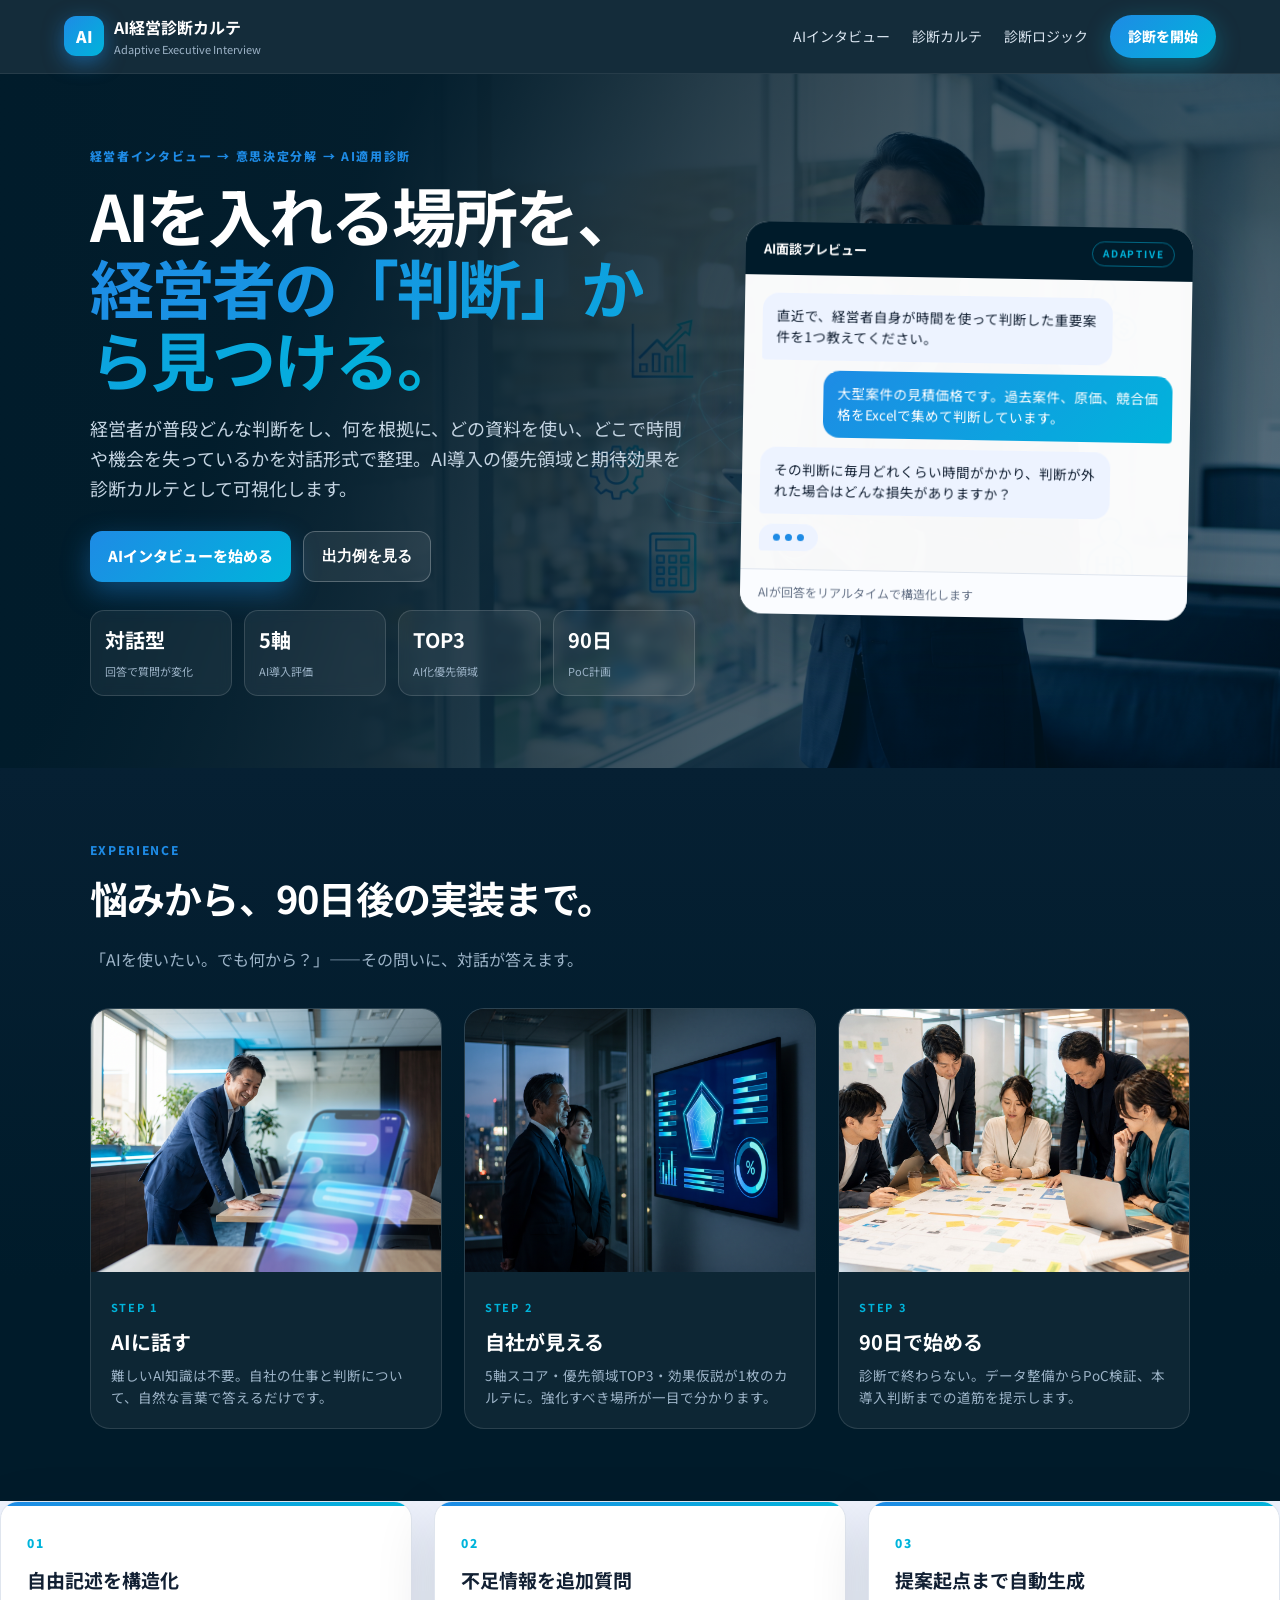
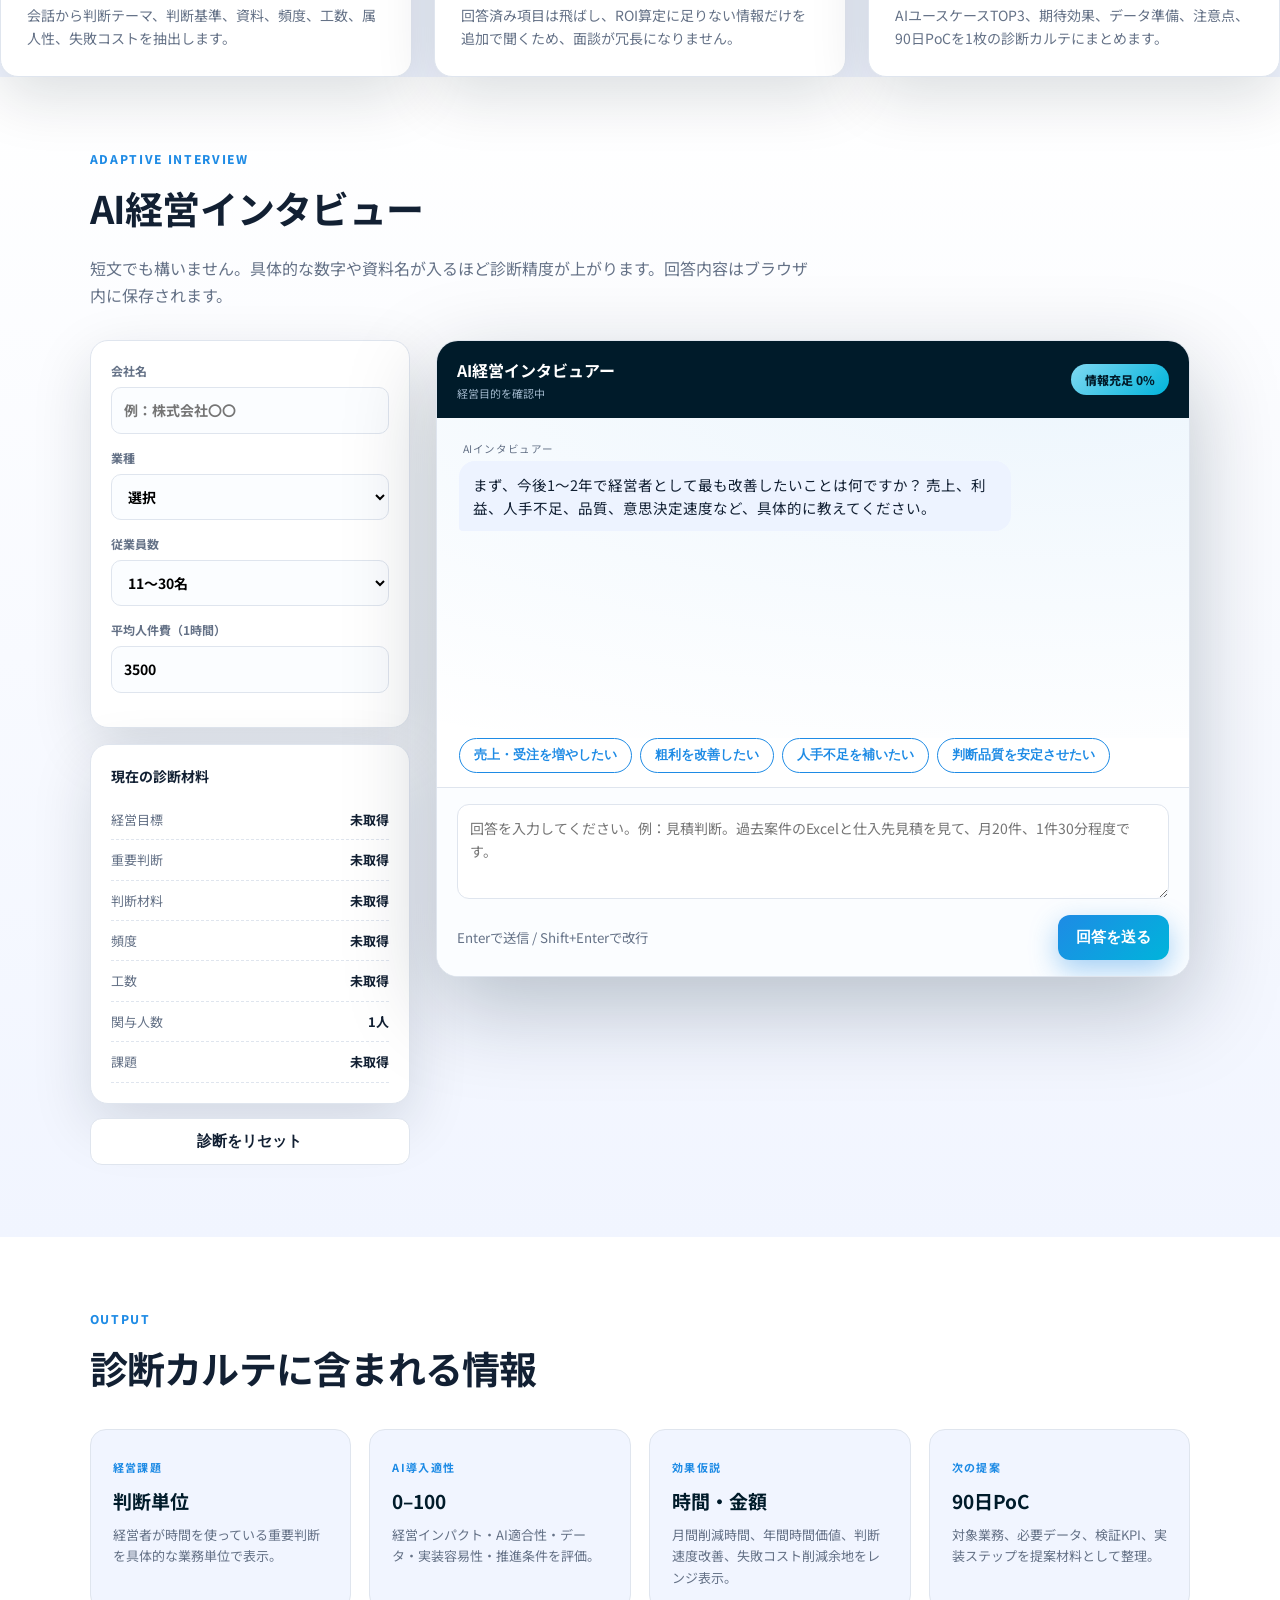
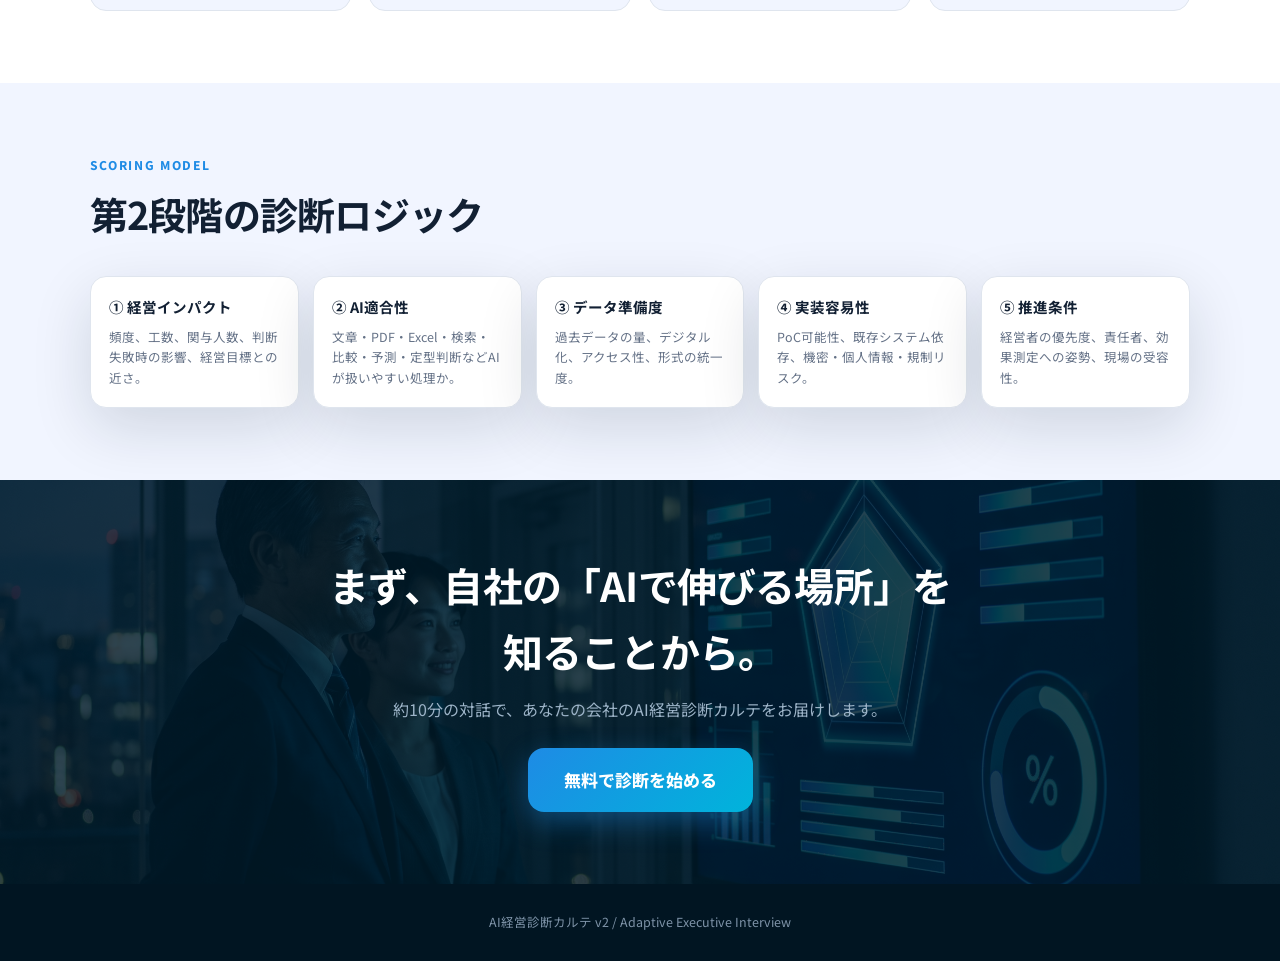
<file: index.html>
<!doctype html>
<html lang="ja">
<head>
  <meta charset="utf-8" />
  <meta name="viewport" content="width=device-width,initial-scale=1" />
  <title>AI経営診断カルテ | AIインタビュー型診断</title>
  <meta name="description" content="経営者への対話型インタビューから、AI導入優先領域・期待効果・90日PoCを自動生成する中小企業向けAI経営診断。" />
  <link rel="icon" href="favicon.svg" type="image/svg+xml" />
  <link rel="preconnect" href="https://fonts.googleapis.com" />
  <link rel="preconnect" href="https://fonts.gstatic.com" crossorigin />
  <link href="https://fonts.googleapis.com/css2?family=Noto+Sans+JP:wght@400;500;700;900&display=swap" rel="stylesheet" />
  <link rel="stylesheet" href="styles.css" />
</head>
<body>
<header class="site-header">
  <a class="brand" href="#top"><span class="brand-badge">AI</span><span><strong>AI経営診断カルテ</strong><small>Adaptive Executive Interview</small></span></a>
  <nav><a href="#interview">AIインタビュー</a><a href="#result">診断カルテ</a><a href="#logic">診断ロジック</a><a class="nav-cta" href="#interview">診断を開始</a></nav>
</header>
<main id="top">
  <section class="hero">
    <div class="hero-bg" aria-hidden="true"></div>
    <div class="hero-copy">
      <div class="eyebrow">経営者インタビュー → 意思決定分解 → AI適用診断</div>
      <h1>AIを入れる場所を、<br><span>経営者の「判断」から見つける。</span></h1>
      <p>経営者が普段どんな判断をし、何を根拠に、どの資料を使い、どこで時間や機会を失っているかを対話形式で整理。AI導入の優先領域と期待効果を診断カルテとして可視化します。</p>
      <div class="hero-actions"><a class="btn primary" href="#interview">AIインタビューを始める</a><button class="btn secondary ghost" data-scroll="#sample">出力例を見る</button></div>
      <div class="hero-stats"><div><strong>対話型</strong><span>回答で質問が変化</span></div><div><strong>5軸</strong><span>AI導入評価</span></div><div><strong>TOP3</strong><span>AI化優先領域</span></div><div><strong>90日</strong><span>PoC計画</span></div></div>
    </div>
    <div class="hero-card">
      <div class="hero-card-head"><span>AI面談プレビュー</span><b>ADAPTIVE</b></div>
      <div class="chat-preview">
        <div class="bubble ai">直近で、経営者自身が時間を使って判断した重要案件を1つ教えてください。</div>
        <div class="bubble user">大型案件の見積価格です。過去案件、原価、競合価格をExcelで集めて判断しています。</div>
        <div class="bubble ai">その判断に毎月どれくらい時間がかかり、判断が外れた場合はどんな損失がありますか？</div>
        <div class="typing"><i></i><i></i><i></i></div>
      </div>
      <div class="hero-card-foot">AIが回答をリアルタイムで構造化します</div>
    </div>
  </section>

  <section class="journey">
    <div class="section-title light"><div class="eyebrow">Experience</div><h2>悩みから、90日後の実装まで。</h2><p>「AIを使いたい。でも何から？」——その問いに、対話が答えます。</p></div>
    <div class="journey-grid">
      <article class="journey-card"><img src="assets/scene-interview.png" alt="AIインタビュー体験" loading="lazy"><div><b>STEP 1</b><h3>AIに話す</h3><p>難しいAI知識は不要。自社の仕事と判断について、自然な言葉で答えるだけです。</p></div></article>
      <article class="journey-card"><img src="assets/scene-result.png" alt="診断カルテの可視化" loading="lazy"><div><b>STEP 2</b><h3>自社が見える</h3><p>5軸スコア・優先領域TOP3・効果仮説が1枚のカルテに。強化すべき場所が一目で分かります。</p></div></article>
      <article class="journey-card"><img src="assets/scene-workshop-mapping.jpg" alt="90日PoCワークショップ" loading="lazy"><div><b>STEP 3</b><h3>90日で始める</h3><p>診断で終わらない。データ整備からPoC検証、本導入判断までの道筋を提示します。</p></div></article>
    </div>
  </section>

  <section class="value-grid">
    <article><span>01</span><h2>自由記述を構造化</h2><p>会話から判断テーマ、判断基準、資料、頻度、工数、属人性、失敗コストを抽出します。</p></article>
    <article><span>02</span><h2>不足情報を追加質問</h2><p>回答済み項目は飛ばし、ROI算定に足りない情報だけを追加で聞くため、面談が冗長になりません。</p></article>
    <article><span>03</span><h2>提案起点まで自動生成</h2><p>AIユースケースTOP3、期待効果、データ準備、注意点、90日PoCを1枚の診断カルテにまとめます。</p></article>
  </section>

  <section id="interview" class="interview-section">
    <div class="section-title"><div class="eyebrow">Adaptive interview</div><h2>AI経営インタビュー</h2><p>短文でも構いません。具体的な数字や資料名が入るほど診断精度が上がります。回答内容はブラウザ内に保存されます。</p></div>
    <div class="interview-layout">
      <aside>
        <div class="company-card">
          <label>会社名<input id="companyName" placeholder="例：株式会社〇〇"></label>
          <label>業種<select id="industry"><option value="">選択</option><option>製造</option><option>建設・不動産</option><option>卸売・小売</option><option>サービス</option><option>物流</option><option>宿泊・飲食</option><option>医療・介護</option><option>教育</option><option>IT・通信</option><option>その他</option></select></label>
          <label>従業員数<select id="employees"><option value="30">11〜30名</option><option value="10">1〜10名</option><option value="80">31〜100名</option><option value="200">101〜300名</option><option value="500">301名以上</option></select></label>
          <label>平均人件費（1時間）<input id="hourlyCost" type="number" min="1000" step="100" value="3500"></label>
        </div>
        <div class="signal-card"><h3>現在の診断材料</h3><div id="signalList"></div></div>
        <button class="btn secondary full" id="resetInterview">診断をリセット</button>
      </aside>
      <div class="chat-shell">
        <div class="chat-head"><div><strong>AI経営インタビュアー</strong><small id="phaseLabel">経営目的を確認中</small></div><span id="coverageBadge">情報充足 0%</span></div>
        <div id="chatLog" class="chat-log" aria-live="polite"></div>
        <div id="quickChoices" class="quick-choices"></div>
        <form id="chatForm" class="chat-form">
          <textarea id="chatInput" rows="3" placeholder="回答を入力してください。例：見積判断。過去案件のExcelと仕入先見積を見て、月20件、1件30分程度です。"></textarea>
          <div class="chat-actions"><small>Enterで送信 / Shift+Enterで改行</small><button class="btn primary" type="submit">回答を送る</button></div>
        </form>
      </div>
    </div>
  </section>

  <section id="readiness" class="readiness-section hidden">
    <div class="section-title"><div class="eyebrow">Implementation readiness</div><h2>導入条件を4項目だけ確認</h2><p>インタビュー結果に、実装可否を左右するデータ・責任者・PoC・リスク条件を加えます。</p></div>
    <div id="readinessRoot" class="readiness-grid"></div>
    <div class="center"><button id="generateBtn" class="btn primary big">AI経営診断カルテを生成</button></div>
  </section>

  <section id="result" class="result-section hidden">
    <div class="section-title"><div class="eyebrow">Diagnostic chart</div><h2>AI経営診断カルテ</h2><p>入力内容をもとにした導入仮説です。効果額はPoC前の推定レンジであり、保証値ではありません。</p></div>
    <div id="resultRoot"></div>
  </section>

  <section id="sample" class="sample-section">
    <div class="section-title"><div class="eyebrow">Output</div><h2>診断カルテに含まれる情報</h2></div>
    <div class="sample-grid"><article><b>経営課題</b><strong>判断単位</strong><p>経営者が時間を使っている重要判断を具体的な業務単位で表示。</p></article><article><b>AI導入適性</b><strong>0–100</strong><p>経営インパクト・AI適合性・データ・実装容易性・推進条件を評価。</p></article><article><b>効果仮説</b><strong>時間・金額</strong><p>月間削減時間、年間時間価値、判断速度改善、失敗コスト削減余地をレンジ表示。</p></article><article><b>次の提案</b><strong>90日PoC</strong><p>対象業務、必要データ、検証KPI、実装ステップを提案材料として整理。</p></article></div>
  </section>

  <section id="logic" class="logic-section">
    <div class="section-title"><div class="eyebrow">Scoring model</div><h2>第2段階の診断ロジック</h2></div>
    <div class="logic-grid"><article><h3>① 経営インパクト</h3><p>頻度、工数、関与人数、判断失敗時の影響、経営目標との近さ。</p></article><article><h3>② AI適合性</h3><p>文章・PDF・Excel・検索・比較・予測・定型判断などAIが扱いやすい処理か。</p></article><article><h3>③ データ準備度</h3><p>過去データの量、デジタル化、アクセス性、形式の統一度。</p></article><article><h3>④ 実装容易性</h3><p>PoC可能性、既存システム依存、機密・個人情報・規制リスク。</p></article><article><h3>⑤ 推進条件</h3><p>経営者の優先度、責任者、効果測定への姿勢、現場の受容性。</p></article></div>
  </section>

  <section class="cta-band">
    <div class="cta-band-inner">
      <h2>まず、自社の「AIで伸びる場所」を知ることから。</h2>
      <p>約10分の対話で、あなたの会社のAI経営診断カルテをお届けします。</p>
      <a class="btn primary big" href="#interview">無料で診断を始める</a>
    </div>
  </section>
</main>
<footer>AI経営診断カルテ v2 / Adaptive Executive Interview</footer>
<script src="script.js"></script>
</body>
</html>
</file>
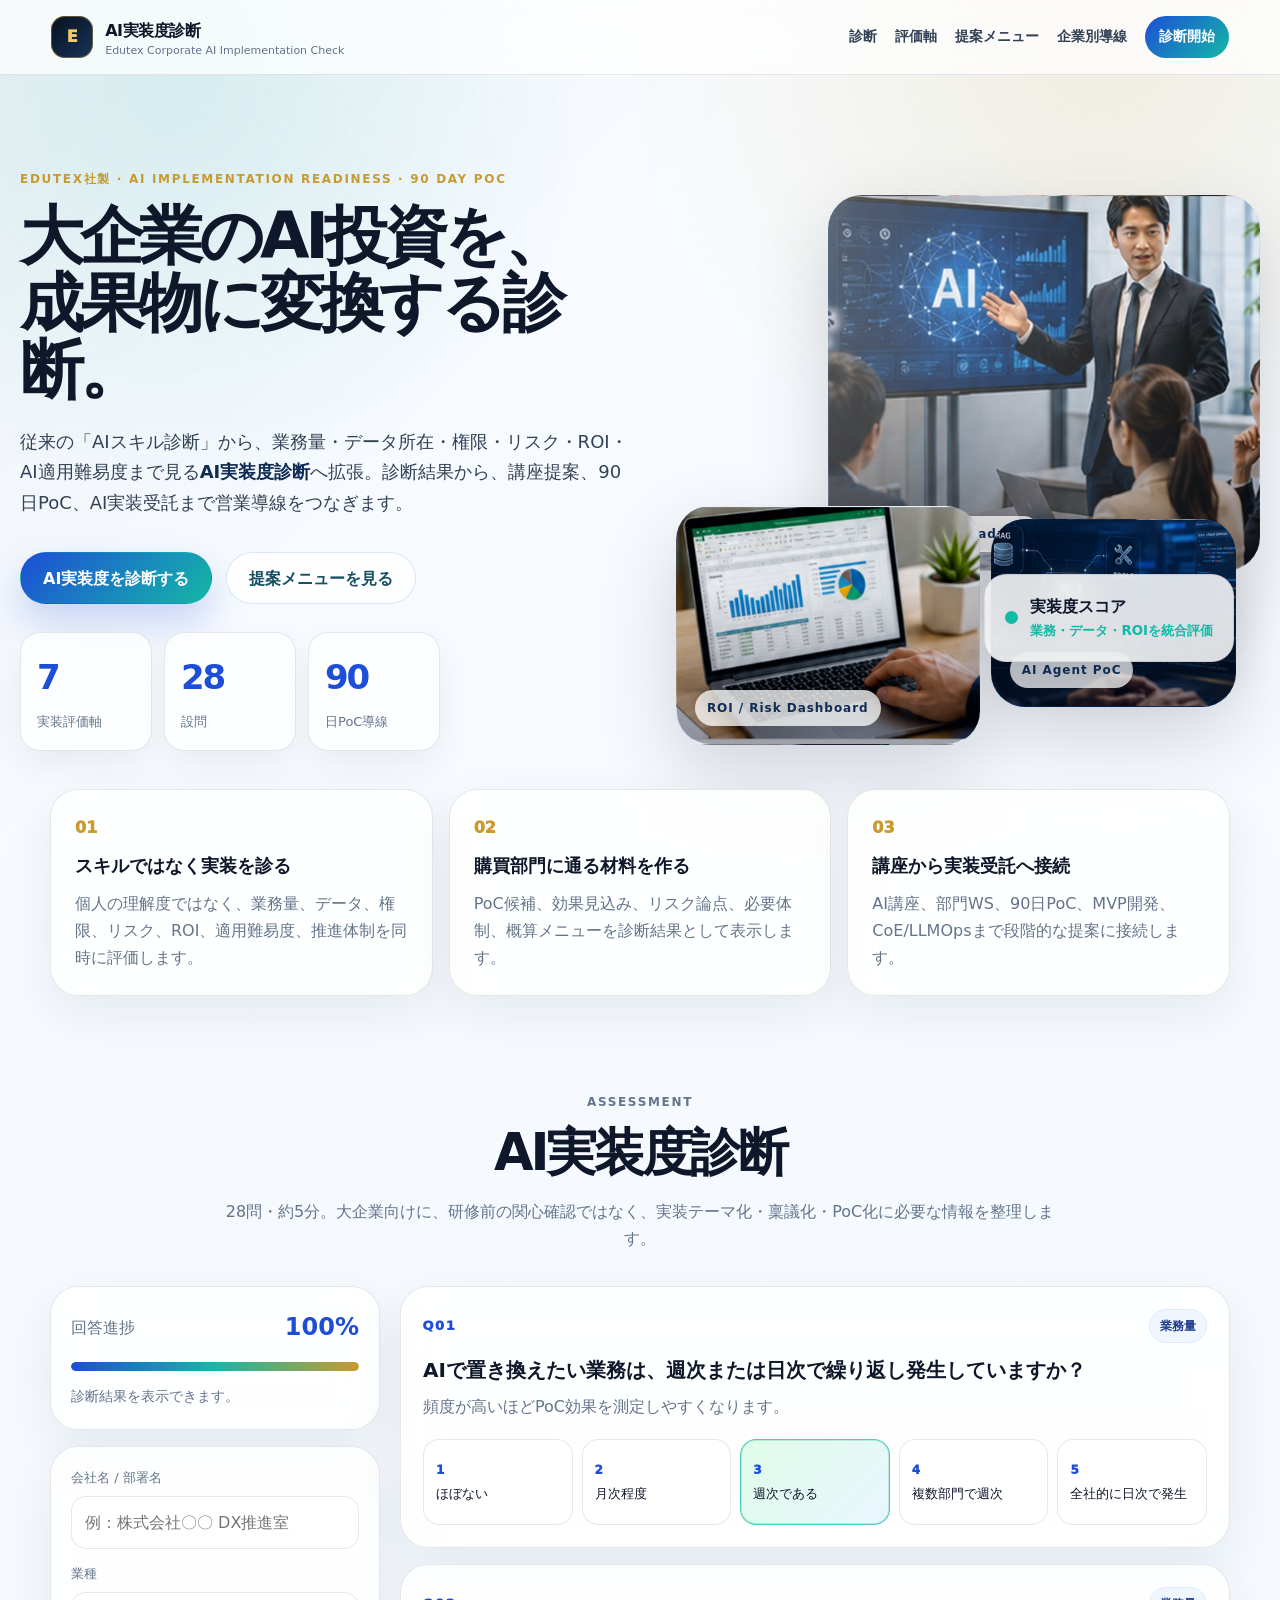
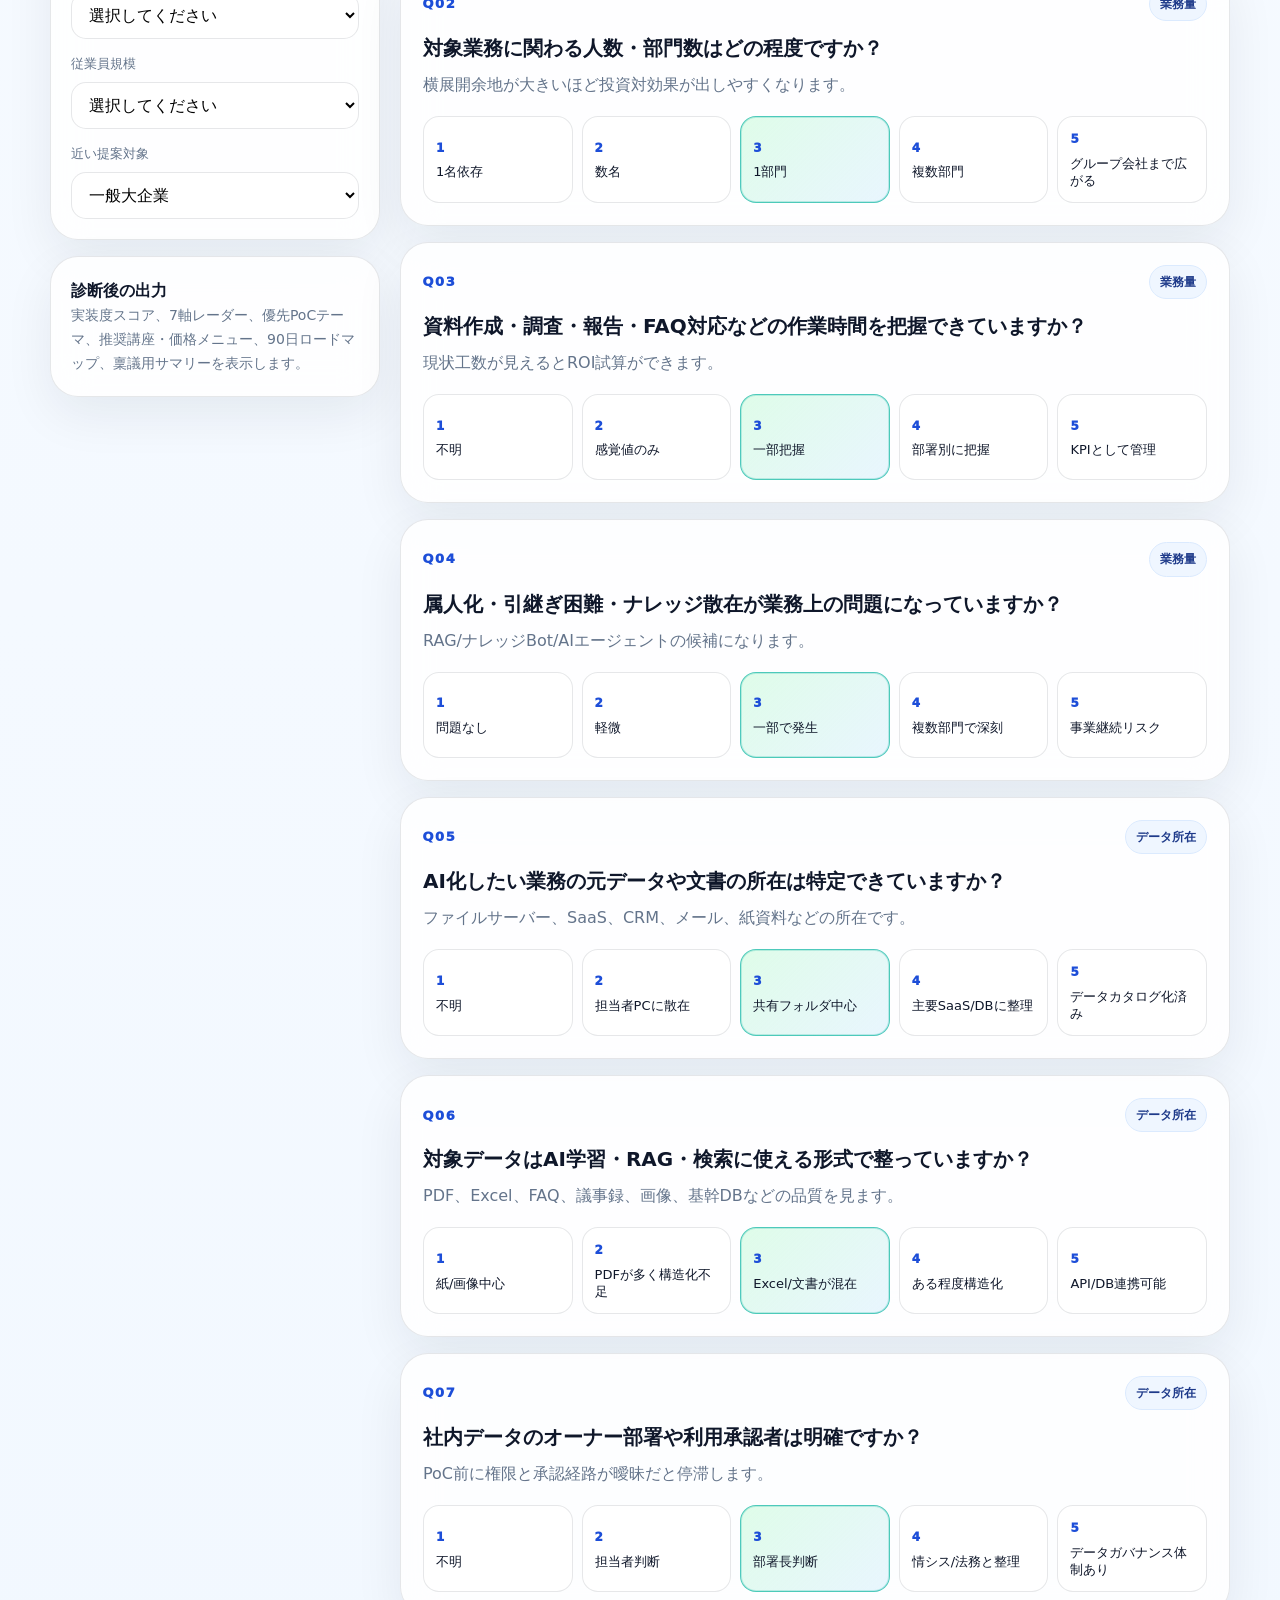
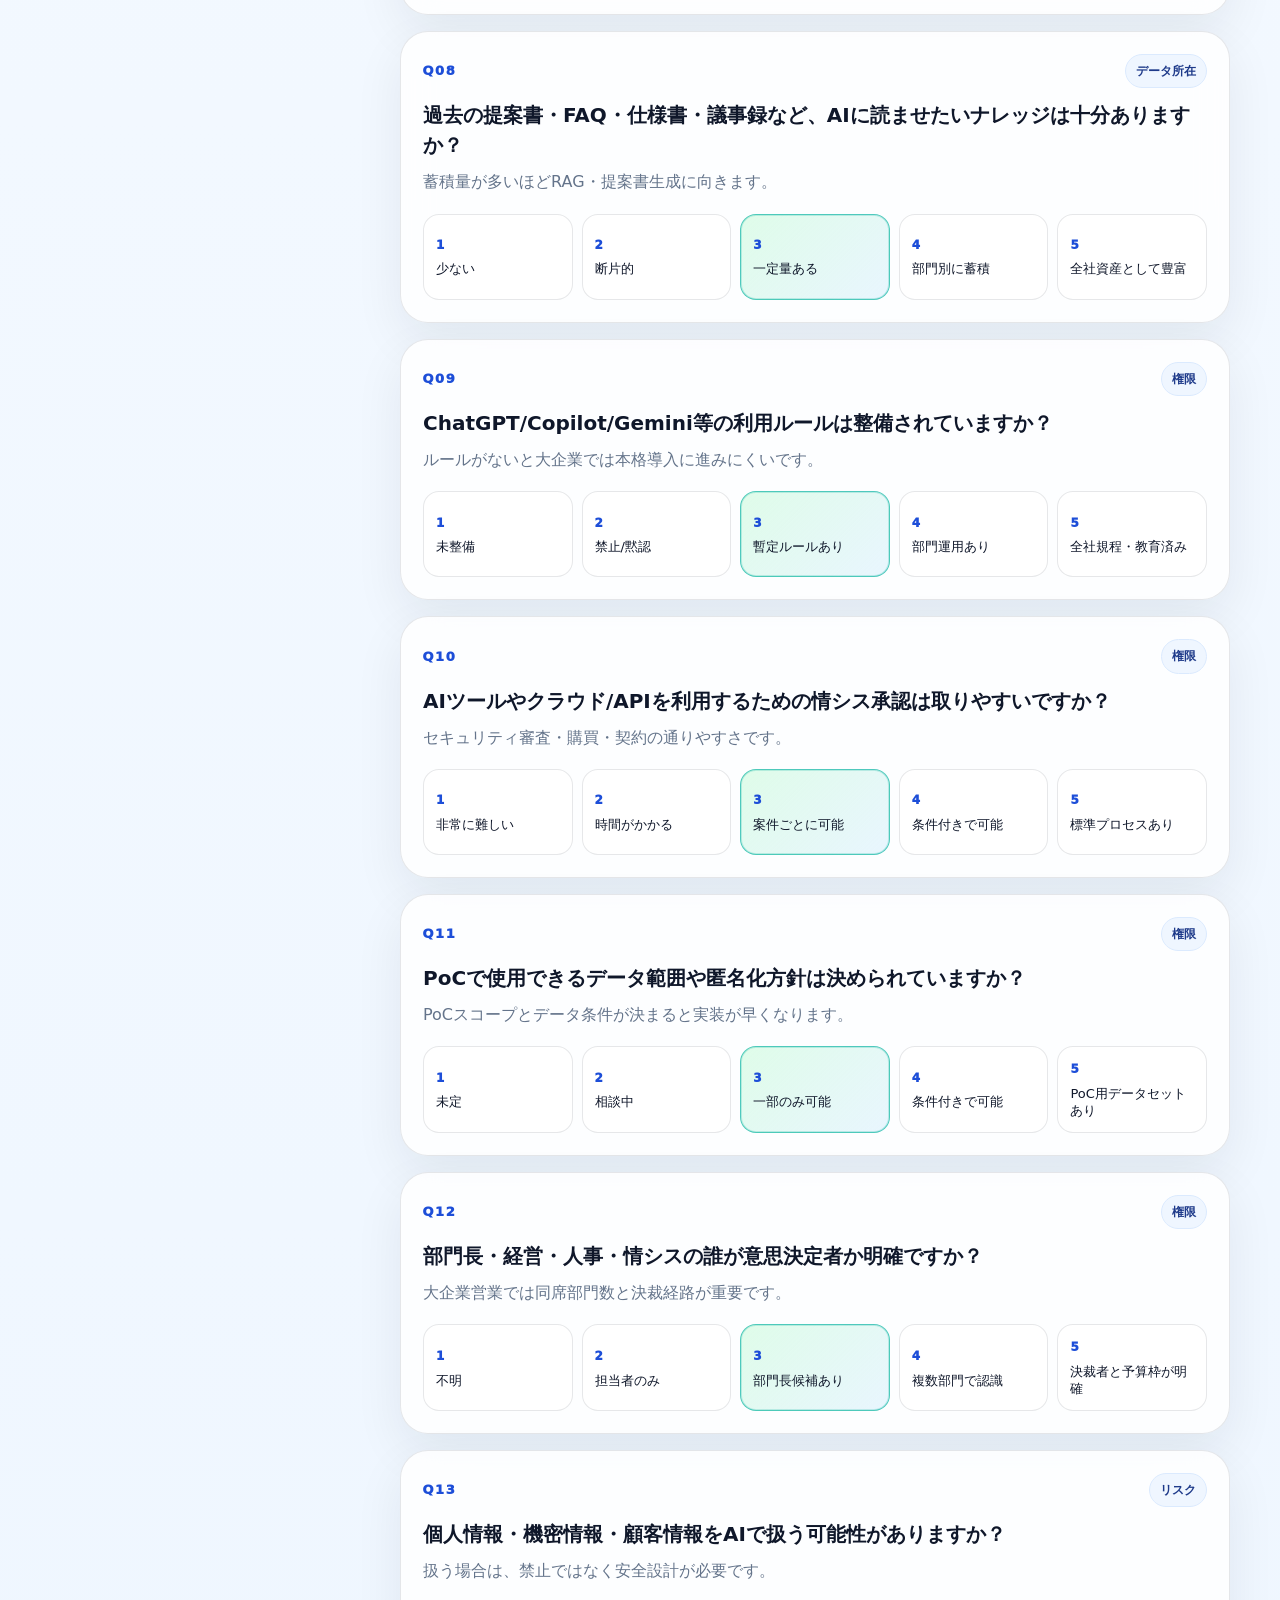
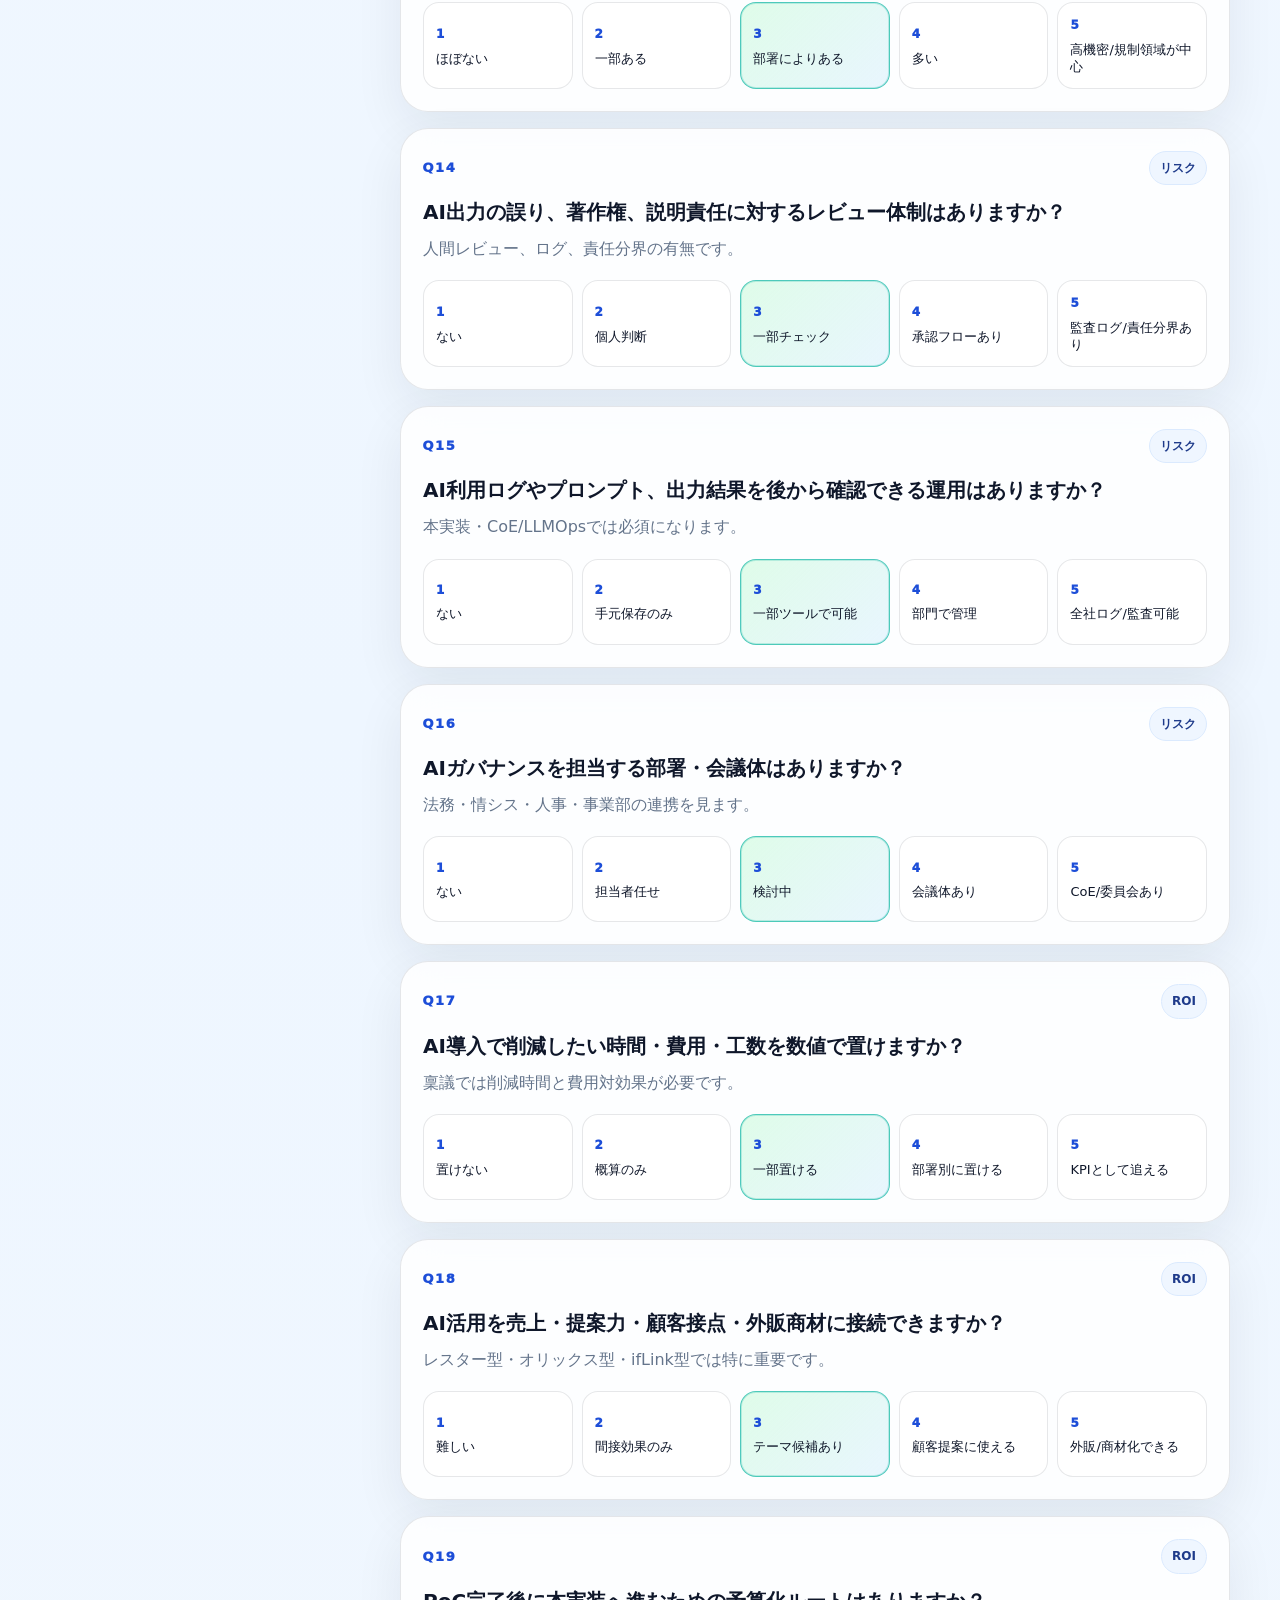
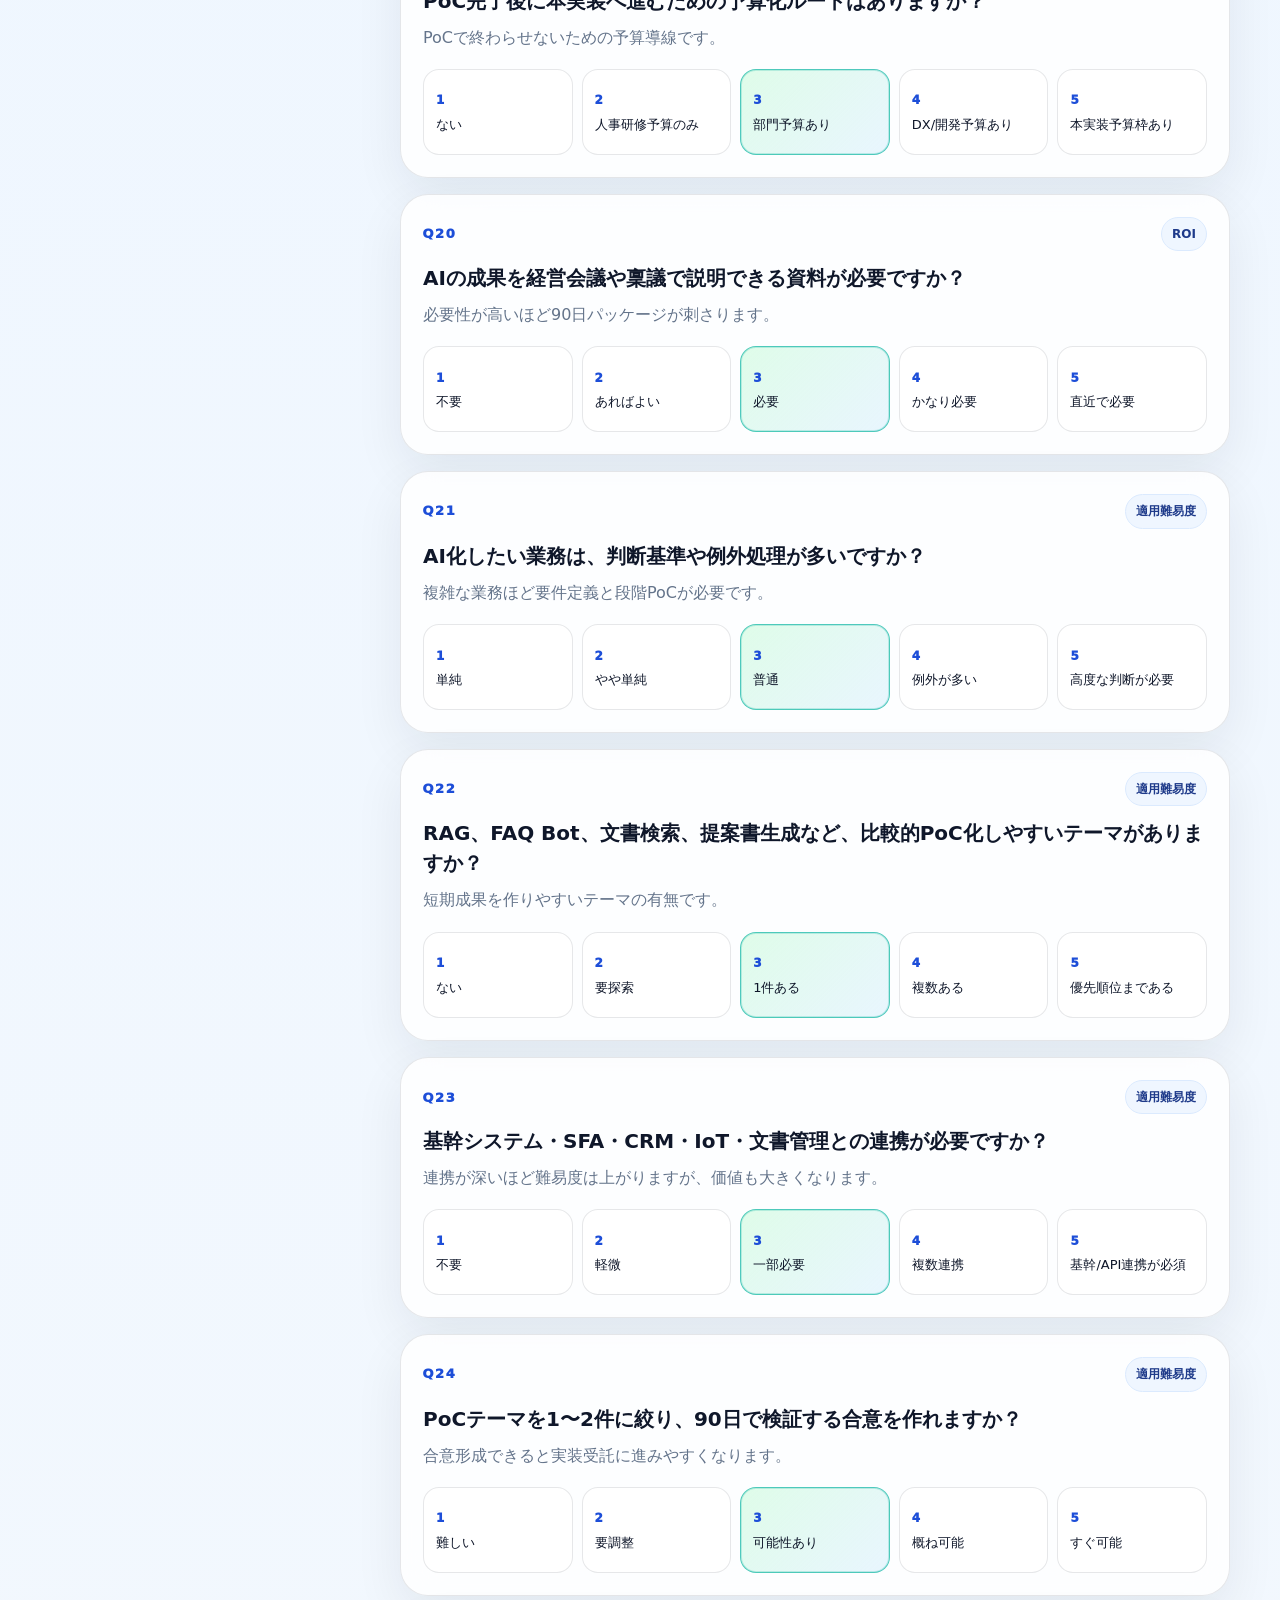
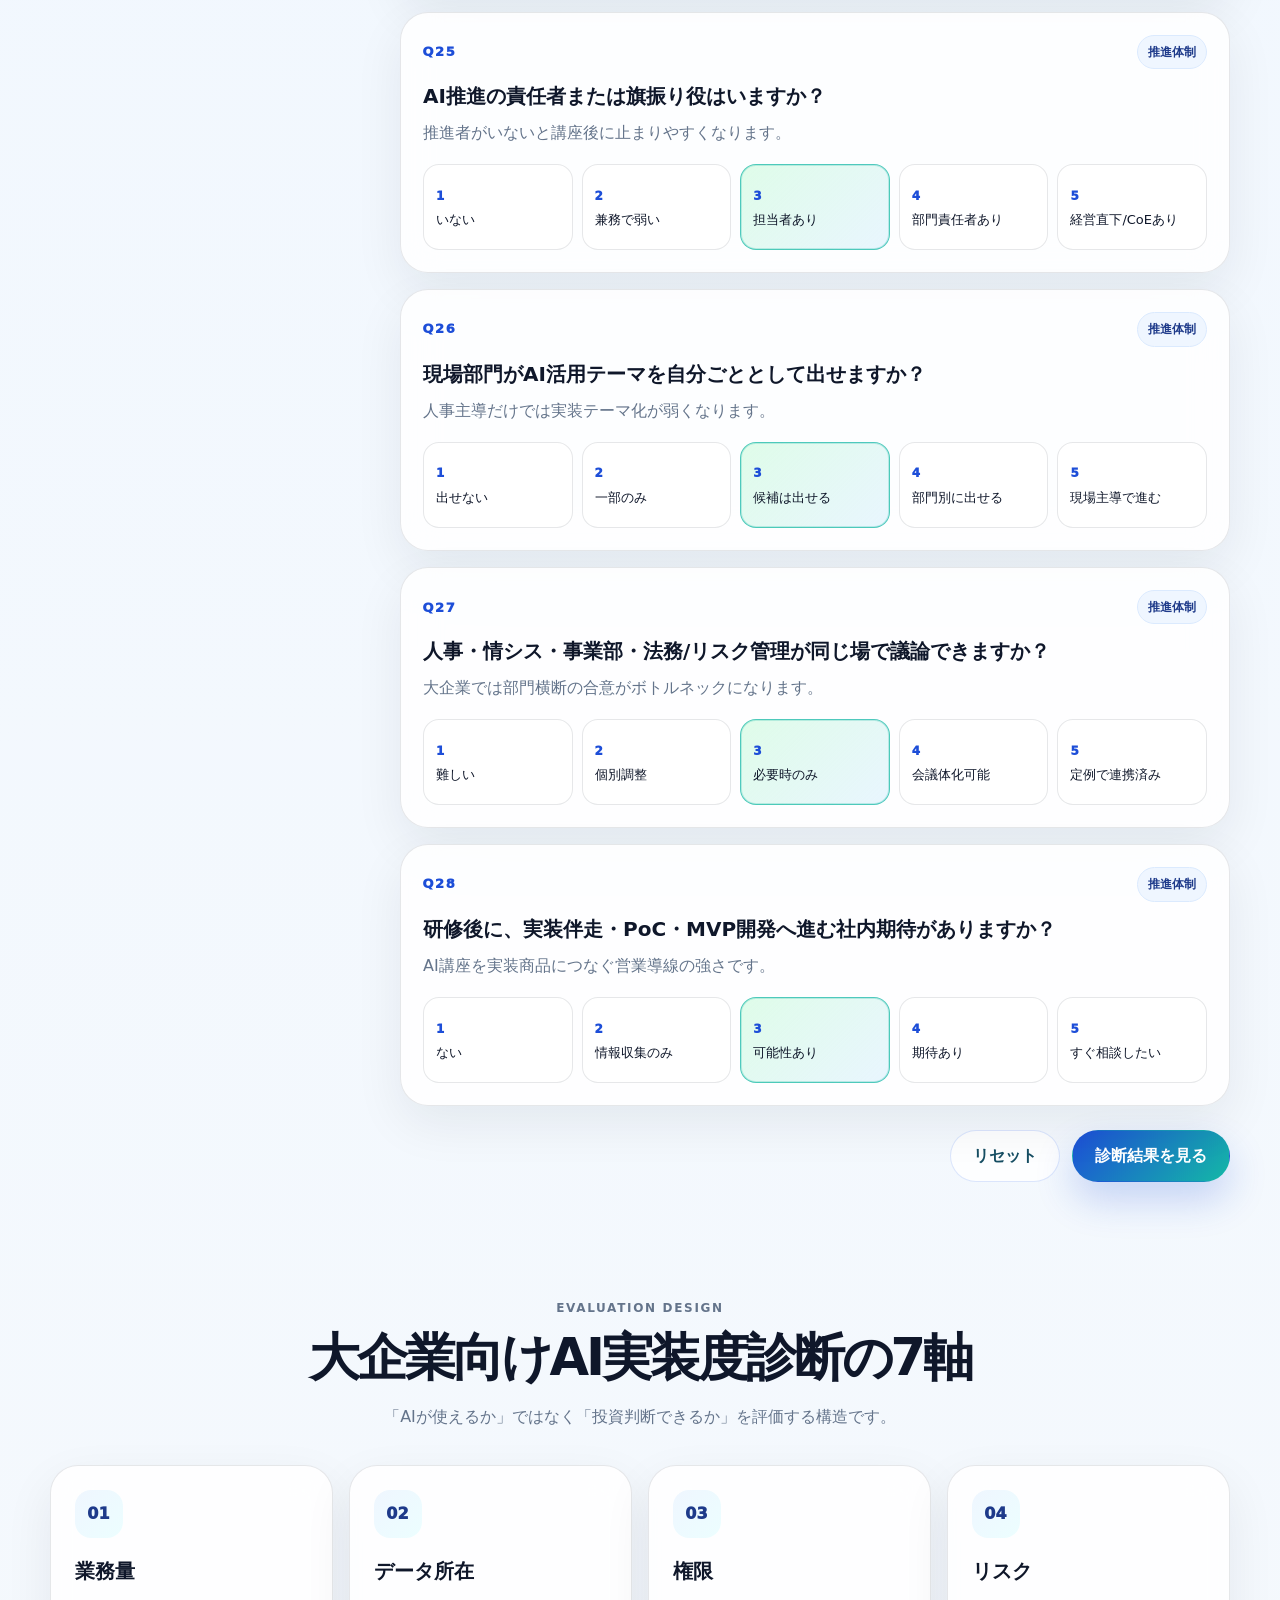
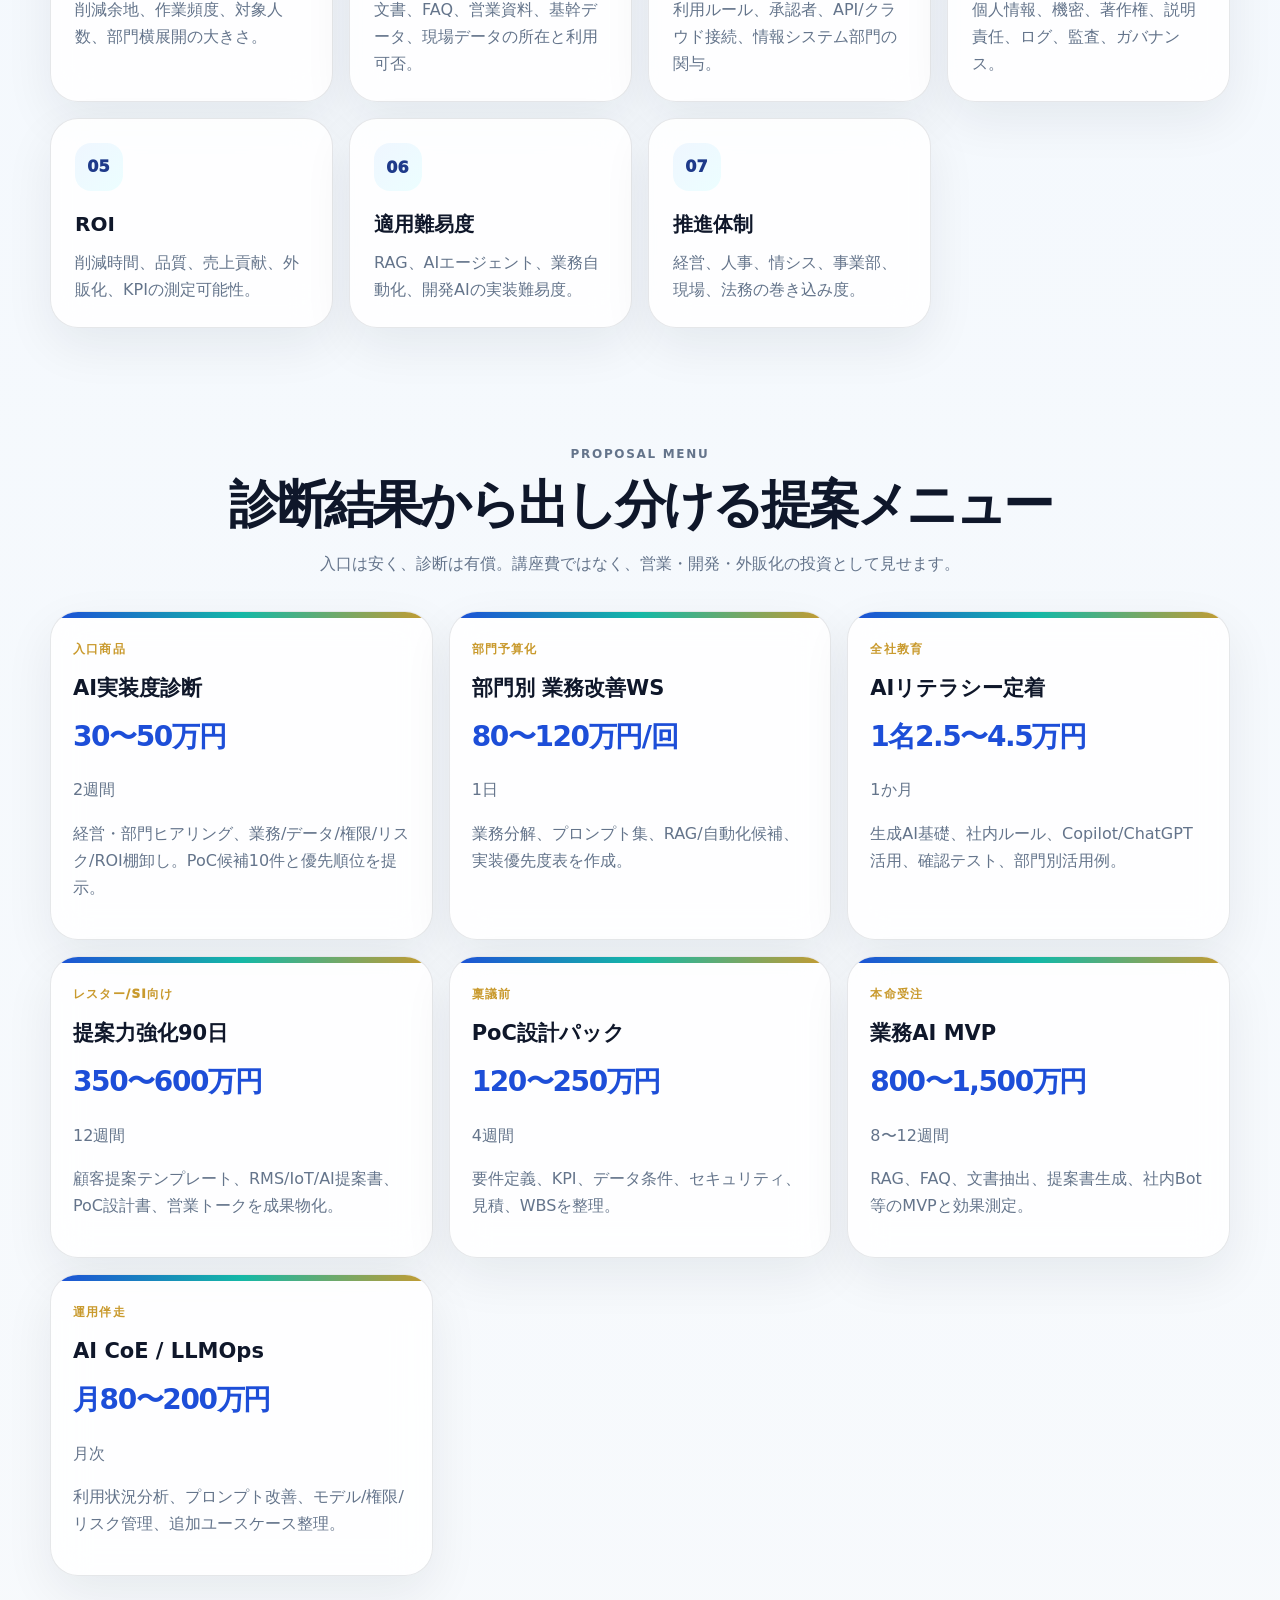
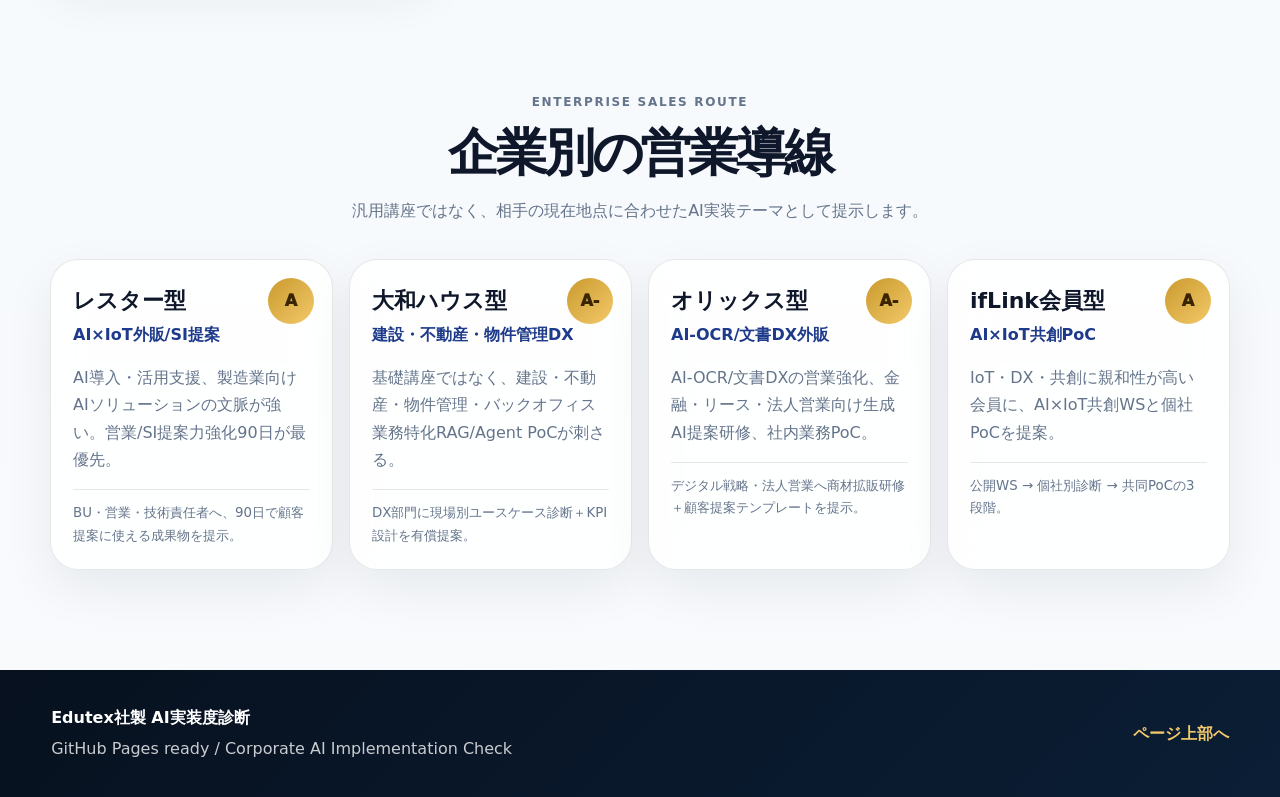
<file: ai-diagnostic-app-final-photo-refresh/index.html>
<!doctype html>
<html lang="ja">
<head>
  <meta charset="utf-8" />
  <meta name="viewport" content="width=device-width, initial-scale=1" />
  <title>AI実装度診断 | Edutex</title>
  <meta name="description" content="大企業向けに、業務量・データ所在・権限・リスク・ROI・AI適用難易度まで可視化するEdutex社製AI実装度診断アプリ。" />
  <meta property="og:title" content="AI実装度診断 | Edutex" />
  <meta property="og:description" content="研修前のスキル診断ではなく、業務・データ・権限・リスク・ROI・実装難易度を見て、90日PoCと講座提案へ接続します。" />
  <meta property="og:type" content="website" />
  <meta property="og:image" content="./assets/og-ai-readiness.jpg" />
  <link rel="stylesheet" href="./styles.css" />
</head>
<body>
  <div class="grain" aria-hidden="true"></div>
  <header class="site-header">
    <a class="brand" href="#top" aria-label="AI実装度診断トップへ">
      <span class="brand-mark">E</span>
      <span><strong>AI実装度診断</strong><small>Edutex Corporate AI Implementation Check</small></span>
    </a>
    <nav class="top-nav" aria-label="主要メニュー">
      <a href="#diagnosis">診断</a>
      <a href="#logic">評価軸</a>
      <a href="#packages">提案メニュー</a>
      <a href="#cases">企業別導線</a>
      <a class="nav-cta" href="#diagnosis">診断開始</a>
    </nav>
  </header>

  <main id="top">
    <section class="hero section-grid">
      <div class="hero-copy">
        <p class="eyebrow">Edutex社製 · AI Implementation Readiness · 90 Day PoC</p>
        <h1>大企業のAI投資を、<br />成果物に変換する診断。</h1>
        <p class="lead">従来の「AIスキル診断」から、業務量・データ所在・権限・リスク・ROI・AI適用難易度まで見る<strong>AI実装度診断</strong>へ拡張。診断結果から、講座提案、90日PoC、AI実装受託まで営業導線をつなぎます。</p>
        <div class="hero-actions">
          <a class="primary-btn" href="#diagnosis">AI実装度を診断する</a>
          <button class="ghost-btn" type="button" data-scroll-target="#packages">提案メニューを見る</button>
        </div>
        <div class="hero-metrics" aria-label="診断の特徴">
          <div><strong>7</strong><span>実装評価軸</span></div>
          <div><strong>28</strong><span>設問</span></div>
          <div><strong>90</strong><span>日PoC導線</span></div>
        </div>
      </div>
      <div class="hero-visual" aria-label="AI実装度診断のイメージ">
        <div class="photo-stack">
          <figure class="photo-card photo-hero"><figcaption>Executive AI Roadmap</figcaption></figure>
          <figure class="photo-card photo-dashboard"><figcaption>ROI / Risk Dashboard</figcaption></figure>
          <figure class="photo-card photo-office"><figcaption>AI Agent PoC</figcaption></figure>
        </div>
        <div class="floating-panel"><span class="pulse"></span><div><strong>実装度スコア</strong><small>業務・データ・ROIを統合評価</small></div></div>
      </div>
    </section>

    <section class="section stats-strip" aria-label="アプリの特徴">
      <article><span>01</span><h2>スキルではなく実装を診る</h2><p>個人の理解度ではなく、業務量、データ、権限、リスク、ROI、適用難易度、推進体制を同時に評価します。</p></article>
      <article><span>02</span><h2>購買部門に通る材料を作る</h2><p>PoC候補、効果見込み、リスク論点、必要体制、概算メニューを診断結果として表示します。</p></article>
      <article><span>03</span><h2>講座から実装受託へ接続</h2><p>AI講座、部門WS、90日PoC、MVP開発、CoE/LLMOpsまで段階的な提案に接続します。</p></article>
    </section>

    <section id="diagnosis" class="section diagnostic-shell">
      <div class="section-heading compact">
        <p class="eyebrow">Assessment</p>
        <h2>AI実装度診断</h2>
        <p>28問・約5分。大企業向けに、研修前の関心確認ではなく、実装テーマ化・稟議化・PoC化に必要な情報を整理します。</p>
      </div>
      <div class="app-layout">
        <aside class="diagnosis-sidebar" aria-label="診断進捗と企業情報">
          <div class="progress-card">
            <div class="progress-top"><span>回答進捗</span><strong id="progressText">0%</strong></div>
            <div class="progress-bar" aria-hidden="true"><span id="progressBar"></span></div>
            <p id="progressHint">会社情報を入力し、設問に回答してください。</p>
          </div>
          <div class="profile-card">
            <label for="companyName">会社名 / 部署名</label>
            <input id="companyName" placeholder="例：株式会社〇〇 DX推進室" autocomplete="organization" />
            <label for="industry">業種</label>
            <select id="industry">
              <option value="未選択">選択してください</option>
              <option>製造</option><option>建設・不動産</option><option>金融・保険</option><option>商社・卸売</option><option>小売・流通</option><option>IT・通信</option><option>教育・人材</option><option>自治体・公共</option><option>その他</option>
            </select>
            <label for="employeeSize">従業員規模</label>
            <select id="employeeSize"><option value="未選択">選択してください</option><option>300名未満</option><option>300〜1,000名</option><option>1,001〜5,000名</option><option>5,001〜10,000名</option><option>10,001名以上</option></select>
            <label for="targetCase">近い提案対象</label>
            <select id="targetCase"><option>一般大企業</option><option>レスター型：AI×IoT外販/SI提案</option><option>大和ハウス型：建設・不動産・物件管理DX</option><option>オリックス型：AI-OCR/文書DX外販</option><option>ifLink会員型：AI×IoT共創PoC</option></select>
          </div>
          <div class="sidebar-note"><strong>診断後の出力</strong><p>実装度スコア、7軸レーダー、優先PoCテーマ、推奨講座・価格メニュー、90日ロードマップ、稟議用サマリーを表示します。</p></div>
        </aside>
        <form id="assessmentForm" class="question-list" novalidate>
          <div id="questionsContainer"></div>
          <div class="form-actions">
            <button type="button" id="resetBtn" class="ghost-btn">リセット</button>
            <button type="submit" class="primary-btn">診断結果を見る</button>
          </div>
        </form>
      </div>
    </section>

    <section id="preview" class="section result-section hidden" aria-live="polite">
      <div class="section-heading compact"><p class="eyebrow">Result</p><h2>診断結果</h2><p>AI実装の現在地、優先テーマ、推奨提案、90日で作る成果物を表示します。</p></div>
      <div id="resultRoot"></div>
    </section>

    <section id="logic" class="section logic-section">
      <div class="section-heading"><p class="eyebrow">Evaluation Design</p><h2>大企業向けAI実装度診断の7軸</h2><p>「AIが使えるか」ではなく「投資判断できるか」を評価する構造です。</p></div>
      <div class="logic-grid seven-grid">
        <article><span class="logic-icon">01</span><h3>業務量</h3><p>削減余地、作業頻度、対象人数、部門横展開の大きさ。</p></article>
        <article><span class="logic-icon">02</span><h3>データ所在</h3><p>文書、FAQ、営業資料、基幹データ、現場データの所在と利用可否。</p></article>
        <article><span class="logic-icon">03</span><h3>権限</h3><p>利用ルール、承認者、API/クラウド接続、情報システム部門の関与。</p></article>
        <article><span class="logic-icon">04</span><h3>リスク</h3><p>個人情報、機密、著作権、説明責任、ログ、監査、ガバナンス。</p></article>
        <article><span class="logic-icon">05</span><h3>ROI</h3><p>削減時間、品質、売上貢献、外販化、KPIの測定可能性。</p></article>
        <article><span class="logic-icon">06</span><h3>適用難易度</h3><p>RAG、AIエージェント、業務自動化、開発AIの実装難易度。</p></article>
        <article><span class="logic-icon">07</span><h3>推進体制</h3><p>経営、人事、情シス、事業部、現場、法務の巻き込み度。</p></article>
      </div>
    </section>

    <section id="packages" class="section packages-section">
      <div class="section-heading"><p class="eyebrow">Proposal Menu</p><h2>診断結果から出し分ける提案メニュー</h2><p>入口は安く、診断は有償。講座費ではなく、営業・開発・外販化の投資として見せます。</p></div>
      <div class="package-grid" id="packageGrid"></div>
    </section>

    <section id="cases" class="section cases-section">
      <div class="section-heading"><p class="eyebrow">Enterprise Sales Route</p><h2>企業別の営業導線</h2><p>汎用講座ではなく、相手の現在地点に合わせたAI実装テーマとして提示します。</p></div>
      <div class="case-grid" id="caseGrid"></div>
    </section>
  </main>

  <footer class="site-footer"><div><strong>Edutex社製 AI実装度診断</strong><p>GitHub Pages ready / Corporate AI Implementation Check</p></div><a href="#top">ページ上部へ</a></footer>
  <script src="./script.js"></script>
</body>
</html>
</file>
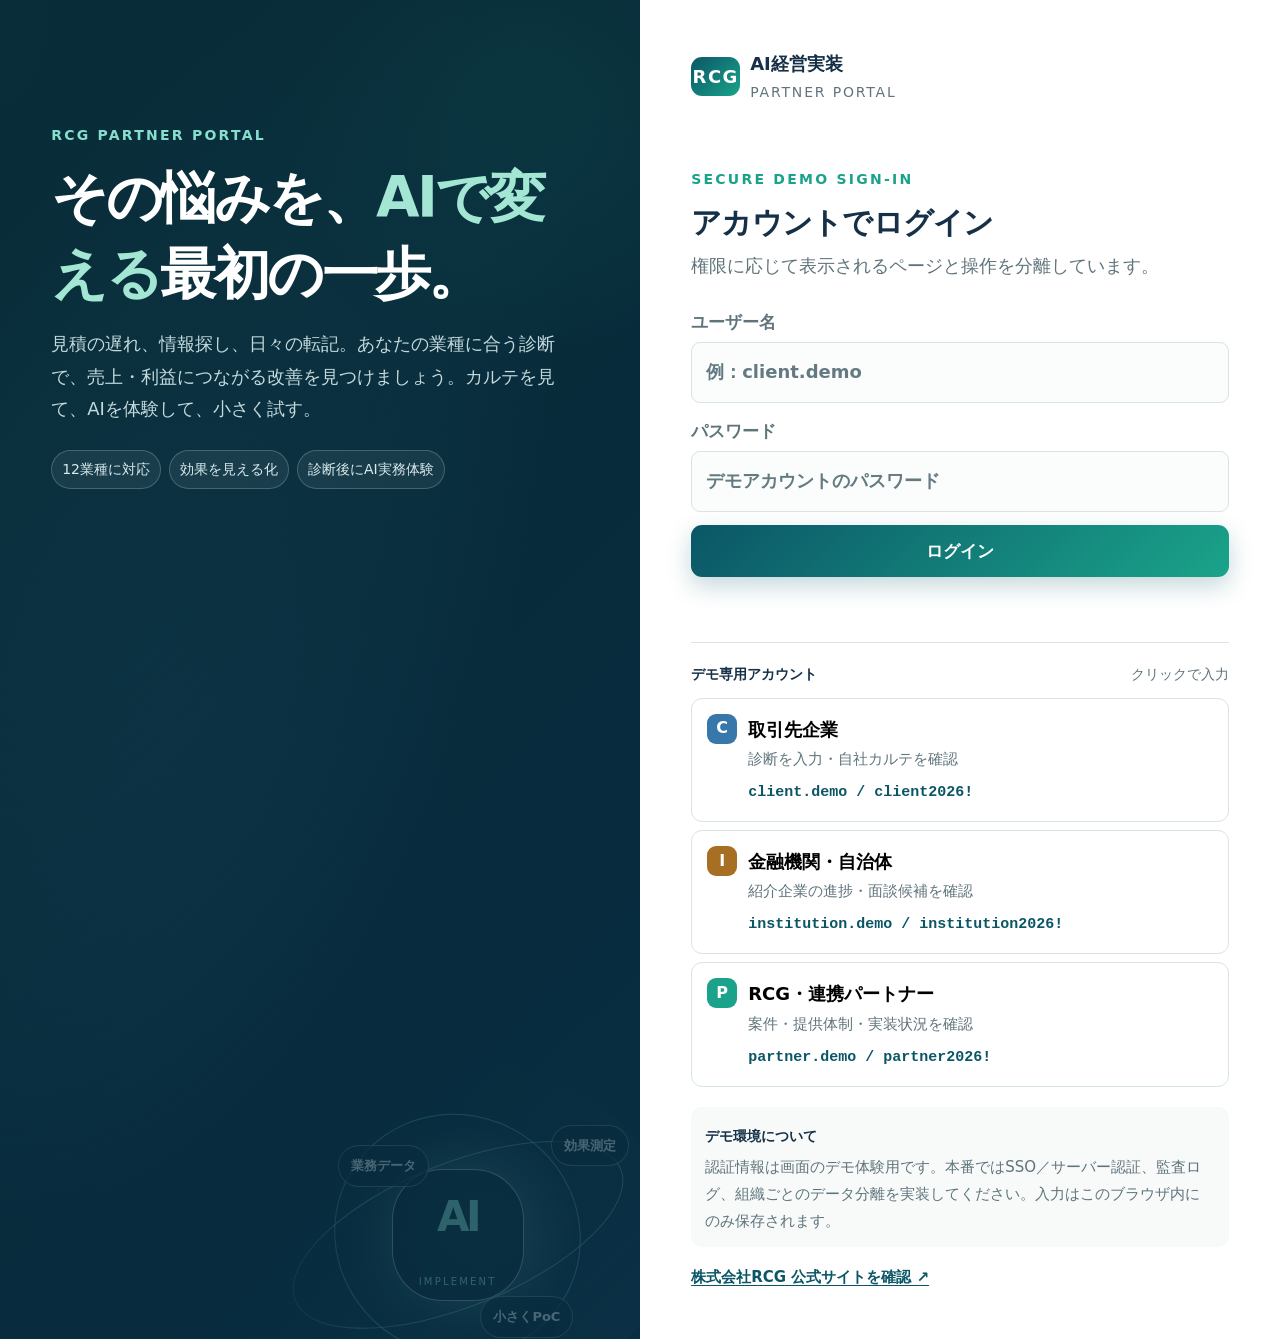
<file: partner-portal/index.html>
<!doctype html>
<html lang="ja">
<head>
  <meta charset="utf-8">
  <meta name="viewport" content="width=device-width, initial-scale=1">
  <meta name="theme-color" content="#082b36">
  <meta name="description" content="株式会社RCG AI経営実装診断パートナーポータル。取引先、金融機関・自治体、連携パートナーを権限別に分離したデモアプリ。">
  <title>AI経営実装パートナーポータル | 株式会社RCG</title>
  <link rel="icon" href="data:image/svg+xml,%3Csvg xmlns='http://www.w3.org/2000/svg' viewBox='0 0 32 32'%3E%3Crect width='32' height='32' rx='8' fill='%23082b36'/%3E%3Cpath d='M8 22 16 7l8 15h-4l-4-8-4 8z' fill='%237de0cd'/%3E%3C/svg%3E">
  <link rel="stylesheet" href="styles.css?v=20260906-final2">
  <link rel="stylesheet" href="industry-flow.css?v=20260906-final2">
  <link rel="stylesheet" href="industry-enhancements.css?v=20260906-final2">
</head>
<body>
  <div id="loginView" class="login-shell">
    <div class="login-art">
      <div class="art-glow"></div>
      <div class="login-art-content">
        <div class="eyebrow light-eyebrow">RCG PARTNER PORTAL</div>
        <h1>その悩みを、<span>AIで変える</span>最初の一歩。</h1>
        <p>見積の遅れ、情報探し、日々の転記。あなたの業種に合う診断で、売上・利益につながる改善を見つけましょう。カルテを見て、AIを体験して、小さく試す。</p>
        <div class="login-art-points"><span>12業種に対応</span><span>効果を見える化</span><span>診断後にAI実務体験</span></div>
      </div>
      <div class="login-visual" role="img" aria-label="AI実装の相談イメージ">
        <div class="visual-orbit orbit-one"></div><div class="visual-orbit orbit-two"></div>
        <div class="visual-core"><span>AI</span><small>IMPLEMENT</small></div>
        <span class="visual-chip chip-one">業務データ</span><span class="visual-chip chip-two">効果測定</span><span class="visual-chip chip-three">小さくPoC</span>
      </div>
    </div>
    <div class="login-panel">
      <div class="login-brand"><span class="brand-mark">RCG</span><div><strong>AI経営実装</strong><small>Partner Portal</small></div></div>
      <div class="login-copy"><span class="eyebrow">Secure demo sign-in</span><h2>アカウントでログイン</h2><p>権限に応じて表示されるページと操作を分離しています。</p></div>
      <form id="loginForm" class="login-form">
        <label>ユーザー名<input id="loginUsername" autocomplete="username" placeholder="例：client.demo" required></label>
        <label>パスワード<input id="loginPassword" type="password" autocomplete="current-password" placeholder="デモアカウントのパスワード" required></label>
        <button class="btn primary full" type="submit">ログイン</button>
        <p id="loginError" class="form-error" role="alert"></p>
      </form>
      <section class="demo-accounts" aria-label="デモアカウント">
        <div class="demo-heading"><strong>デモ専用アカウント</strong><span>クリックで入力</span></div>
        <button class="demo-account" type="button" data-demo="client"><span class="role-icon client-icon">C</span><span><b>取引先企業</b><small>診断を入力・自社カルテを確認</small><em>client.demo / client2026!</em></span></button>
        <button class="demo-account" type="button" data-demo="institution"><span class="role-icon institution-icon">I</span><span><b>金融機関・自治体</b><small>紹介企業の進捗・面談候補を確認</small><em>institution.demo / institution2026!</em></span></button>
        <button class="demo-account" type="button" data-demo="partner"><span class="role-icon partner-icon">P</span><span><b>RCG・連携パートナー</b><small>案件・提供体制・実装状況を確認</small><em>partner.demo / partner2026!</em></span></button>
      </section>
      <div class="demo-note"><strong>デモ環境について</strong><p>認証情報は画面のデモ体験用です。本番ではSSO／サーバー認証、監査ログ、組織ごとのデータ分離を実装してください。入力はこのブラウザ内にのみ保存されます。</p></div>
      <a class="official-link" href="https://rcg2020.co.jp/" target="_blank" rel="noopener">株式会社RCG 公式サイトを確認 ↗</a>
    </div>
  </div>

  <div id="appView" class="app-shell hidden">
    <header class="app-header">
      <a class="app-brand" href="#dashboard"><span class="brand-mark">RCG</span><span><strong>AI経営実装ポータル</strong><small id="headerOrganization">地域企業支援プログラム</small></span></a>
      <div class="header-actions"><span class="session-chip"><i></i><b id="headerRole">デモ</b><span id="headerUser">user</span></span><button id="logoutBtn" class="logout-btn" type="button">ログアウト</button></div>
    </header>
    <div class="demo-strip"><span>DEMO</span><p>このポータルはデモ認証です。本番利用では組織SSO・権限管理・監査ログを接続してください。</p><button id="demoInfoBtn" type="button">運用上の注意</button></div>
    <main id="mainContent" class="main-content">
      <section id="clientView" class="role-view hidden">
        <div class="page-heading"><div><span class="eyebrow">Client workspace</span><h1>あなたの仕事に、AIの可能性を。</h1><p>業種 → 悩み → 現状 → 準備。4ステップで、最初に試す業務を見つけます。</p></div><div class="heading-context"><span>ご案内</span><strong id="clientInstitutionName">地域金融機関・自治体連携（デモ）</strong><small>サービス提供：株式会社RCG</small></div></div>
        <div class="client-grid">
          <section class="panel diagnosis-panel">
            <div class="panel-heading"><div><span class="step-label">STEP 1 / 4</span><h2>業種別 AI経営実装診断</h2></div><span id="clientProgress">0%</span></div>
            <form id="diagnosisForm" class="diagnosis-form">
              <label><span>1. 今後1〜2年で最も改善したいこと</span><select id="clientGoal" required><option value="">選択してください</option><option value="sales">売上・受注を増やしたい</option><option value="margin">粗利・利益を改善したい</option><option value="productivity">人手不足・生産性を改善したい</option><option value="quality">品質・判断精度を安定させたい</option></select></label>
              <label><span>2. 重要な判断を1つ、普段の言葉で</span><textarea id="clientDecision" rows="3" placeholder="例：大型案件の見積価格。過去案件と原価を見て社長が決めています。" required></textarea></label>
              <fieldset><legend>3. 判断に使う資料（複数可）</legend><div class="check-grid"><label><input type="checkbox" name="clientMaterial" value="Excel"><span>Excel</span></label><label><input type="checkbox" name="clientMaterial" value="PDF"><span>PDF・見積書</span></label><label><input type="checkbox" name="clientMaterial" value="メール"><span>メール</span></label><label><input type="checkbox" name="clientMaterial" value="基幹"><span>基幹システム</span></label><label><input type="checkbox" name="clientMaterial" value="紙"><span>紙・帳票</span></label><label><input type="checkbox" name="clientMaterial" value="CRM"><span>CRM・SFA</span></label></div></fieldset>
              <div class="two-col"><label><span>4. 月間件数</span><input id="clientFrequency" type="number" min="1" placeholder="20" required></label><label><span>1件の工数（分）</span><input id="clientMinutes" type="number" min="1" placeholder="30" required></label></div>
              <div class="two-col"><label><span>5. 推進責任者</span><select id="clientOwner"><option value="3">候補はいる</option><option value="5">すぐ決められる</option><option value="1">まだ未定</option></select></label><label><span>機密・規制リスク</span><select id="clientRisk"><option value="2">低い</option><option value="3">要確認</option><option value="5">高い</option></select></label></div>
              <label class="client-save-option"><input id="clientRemember" type="checkbox"><span>この端末に入力途中を保存する</span></label>
              <button class="btn primary" type="submit">診断カルテを作成</button>
            </form>
          </section>
          <aside class="client-aside"><div class="panel reassurance-panel"><div class="reassurance-icon">✓</div><h3>診断の考え方</h3><ul><li>AI導入ありきではなく、売上・利益・工数から評価</li><li>入力は外部APIへ送信しない</li><li>結果は初期仮説。90日PoCで実測</li></ul></div><div class="panel process-mini"><span class="eyebrow">Your route</span><h3>診断後の流れ</h3><div><b>01</b><span>カルテを確認</span></div><div><b>02</b><span>案内元と次回面談</span></div><div><b>03</b><span>小さなPoCを実施</span></div></div></aside>
        </div>
        <section id="clientResult" class="panel client-result hidden"></section>
      </section>

      <section id="institutionView" class="role-view hidden">
        <div class="page-heading"><div><span class="eyebrow">Institution workspace</span><h1>紹介企業の進捗を確認する</h1><p>診断IDと最小限のサマリーをもとに、次の面談・支援へつなぎます。</p></div><div class="heading-context"><span>窓口</span><strong id="institutionOrgName">地域金融機関・自治体連携（デモ）</strong><small>サービス提供：株式会社RCG</small></div></div>
        <div class="metric-row" id="institutionMetrics"></div>
        <div class="workspace-grid"><section class="panel case-list-panel"><div class="panel-heading"><div><span class="eyebrow">Referral pipeline</span><h2>紹介企業一覧</h2></div><select id="institutionFilter" aria-label="案件フィルター"><option value="all">すべて</option><option value="new">新規診断</option><option value="meeting">面談準備</option><option value="poc">PoC候補</option></select></div><div id="institutionCaseList" class="case-list"></div></section><section id="institutionCaseDetail" class="panel case-detail"><div class="empty-state"><span>↗</span><h3>企業を選択してください</h3><p>一覧から診断カルテを選ぶと、面談に必要な要点が表示されます。</p></div></section></div>
        <div class="governance-callout"><strong>確認範囲を最小限に</strong><p>金融機関・自治体画面では、取引先の回答全文や機密情報を表示せず、診断ID・優先領域・効果仮説・次回確認項目だけを共有します。</p></div>
        <section class="panel proposal-kit"><span class="eyebrow">REFERRAL TALK TRACK</span><h2>取引先への提案は、この3分で。</h2><p class="proposal-lead">AI導入ありきではなく、経営課題を数字にして「小さく試す」相談として案内できます。</p><div class="proposal-steps"><article><b>01</b><strong>悩みを聞く</strong><span>業種別の診断で、見積・受注・品質・採用など最初のテーマを選びます。</span></article><article><b>02</b><strong>効果を見える化</strong><span>月間件数・工数・関与人数から、削減時間の仮説をその場で確認します。</span></article><article><b>03</b><strong>体験して判断</strong><span>AIエージェントを体験し、要件定義と90日PoCの相談へつなげます。</span></article></div><p class="proposal-footnote">説明時の注意：スコアと削減時間は初期仮説です。最終的な効果・費用対効果はPoCで実測します。</p></section>
      </section>

      <section id="partnerView" class="role-view hidden">
        <div class="page-heading"><div><span class="eyebrow">Partner workspace</span><h1>連携パートナー運用コンソール</h1><p>RCGをサービス提供者として、診断案件と実装体制の品質を横断確認します。</p></div><div class="heading-context"><span>サービス提供者</span><strong>株式会社RCG</strong><small>AI実装・導入支援：Edutex株式会社</small></div></div>
        <div class="metric-row" id="partnerMetrics"></div>
        <div class="partner-grid"><section class="panel partner-pipeline"><div class="panel-heading"><div><span class="eyebrow">All referrals</span><h2>案件ポートフォリオ</h2></div><button id="exportCsvBtn" class="btn secondary small-btn" type="button">CSVを書き出す</button></div><div id="partnerCaseTable" class="partner-table"></div></section><section class="panel registry-panel"><div class="panel-heading"><div><span class="eyebrow">Registry</span><h2>提供体制レジストリ</h2></div></div><div id="partnerRegistry" class="registry-list"></div></section></div>
        <section class="panel partner-principles"><span class="eyebrow">Operating principles</span><h2>本番導入へ移行する際の確認</h2><div class="principle-grid"><div><b>01</b><strong>組織分離</strong><span>テナント・部署・案件単位で閲覧権限を分離</span></div><div><b>02</b><strong>監査可能性</strong><span>診断ID・版数・操作ログをサーバー側で保管</span></div><div><b>03</b><strong>支援連携</strong><span>RCG、Edutex、提携先の役割と契約範囲を明記</span></div><div><b>04</b><strong>データ保護</strong><span>機密区分、保管期間、削除請求の運用を定義</span></div></div></section>
      </section>
    </main>
    <footer class="app-footer"><span><b>株式会社RCG</b> AI経営実装ポータル</span><span>デモ版 / 本番ではサーバー認証へ接続</span><a href="https://rcg2020.co.jp/" target="_blank" rel="noopener">公式サイト ↗</a></footer>
  </div>
  <dialog id="demoInfoDialog"><button class="dialog-close" type="button" aria-label="閉じる">×</button><span class="eyebrow">Demo governance</span><h2>本番化前に追加するもの</h2><p>このGitHub Pages版は役割別UIのデモです。実際の金融機関・自治体運用では、認証サーバー、組織ごとのテナント分離、暗号化、監査ログ、同意・削除フローを追加してください。</p><ul><li>パスワードをブラウザに配置しない</li><li>診断データをブラウザlocalStorageだけで共有しない</li><li>紹介元・RCG・実装パートナーの責任分界を契約と画面で一致させる</li></ul></dialog>
  <script src="partner-config.js"></script>
  <script src="industry-flow.js?v=20260906-final2"></script>
  <script src="industry-enhancements.js?v=20260906-final2"></script>
  <script src="app.js?v=20260906-final2"></script>
</body>
</html>
</file>
<file: styles.css>
:root{
  --bg:#f5f7fb;--panel:#fff;--ink:#122033;--muted:#657287;--line:#dfe5ee;
  --navy:#001b2a;--navy2:#102a43;--blue:#1e8be5;--cyan:#00b4db;--soft:#edf3ff;--offwhite:#f1f5ff;
  --green:#147d64;--amber:#b76b00;
  --shadow:0 20px 60px rgba(0,27,42,.14);--shadow-lg:0 30px 90px rgba(0,27,42,.25);
  --grad:linear-gradient(135deg,var(--blue),var(--cyan));
}
*{box-sizing:border-box}html{scroll-behavior:smooth}
body{margin:0;font-family:"Noto Sans JP",Inter,system-ui,-apple-system,sans-serif;color:var(--ink);background:var(--bg);line-height:1.65}

/* ---------- header ---------- */
.site-header{position:sticky;top:0;z-index:10;display:flex;justify-content:space-between;align-items:center;padding:14px clamp(18px,5vw,72px);background:rgba(0,27,42,.92);backdrop-filter:blur(12px);border-bottom:1px solid rgba(255,255,255,.08)}
.brand{display:flex;gap:10px;align-items:center;color:#fff;text-decoration:none}
.brand-badge{display:grid;place-items:center;width:40px;height:40px;border-radius:12px;background:var(--grad);color:#fff;font-weight:900;box-shadow:0 6px 20px rgba(30,139,229,.5)}
.brand strong,.brand small{display:block}.brand small{font-size:11px;color:#9db4c8}
nav{display:flex;align-items:center;gap:22px}
nav a{color:#d7e3ee;text-decoration:none;font-size:14px;transition:color .2s}
nav a:hover{color:#fff}
.nav-cta{padding:10px 18px;border-radius:999px;background:var(--grad);color:#fff!important;font-weight:800;box-shadow:0 8px 24px rgba(0,180,219,.35)}

/* ---------- shared ---------- */
.hero,.interview-section,.readiness-section,.result-section,.sample-section,.logic-section,.journey,.cta-band{padding:72px clamp(18px,7vw,100px)}
.eyebrow{text-transform:uppercase;letter-spacing:.14em;font-size:12px;font-weight:800;color:var(--blue)}
h1{font-size:clamp(38px,5vw,68px);line-height:1.12;margin:14px 0 20px;letter-spacing:-.04em;color:#fff}
h1 span{background:var(--grad);-webkit-background-clip:text;background-clip:text;color:transparent}
.section-title h2{font-size:clamp(26px,3vw,38px);margin:8px 0 10px;letter-spacing:-.02em}
.section-title p{color:var(--muted);max-width:720px}
.section-title.light h2{color:#fff}.section-title.light p{color:#9db4c8}
.btn{border:0;border-radius:12px;padding:13px 18px;font-weight:800;cursor:pointer;text-decoration:none;display:inline-flex;align-items:center;justify-content:center;font-size:15px;transition:transform .15s,box-shadow .2s}
.btn:hover{transform:translateY(-2px)}
.primary{background:var(--grad);color:#fff;box-shadow:0 10px 28px rgba(30,139,229,.4)}
.secondary{background:#fff;color:var(--ink);border:1px solid var(--line)}
.secondary.ghost{background:rgba(255,255,255,.08);color:#fff;border:1px solid rgba(255,255,255,.25)}
.btn.big{padding:18px 36px;font-size:17px;border-radius:16px}
.btn.full{width:100%;margin-top:14px}
.center{text-align:center;margin-top:32px}
.hidden{display:none!important}

/* ---------- hero ---------- */
.hero{position:relative;display:grid;grid-template-columns:1.15fr .85fr;gap:48px;align-items:center;min-height:680px;overflow:hidden;background:var(--navy)}
.hero-bg{position:absolute;inset:0;background:url("assets/hero-ai-consult.png") center right/cover no-repeat;opacity:.55;mask-image:linear-gradient(90deg,rgba(0,0,0,.35) 0%,rgba(0,0,0,.9) 55%,#000 100%);-webkit-mask-image:linear-gradient(90deg,rgba(0,0,0,.35) 0%,rgba(0,0,0,.9) 55%,#000 100%)}
.hero::after{content:"";position:absolute;inset:0;background:linear-gradient(120deg,rgba(0,27,42,.95) 25%,rgba(0,27,42,.45) 60%,rgba(0,27,42,.15));pointer-events:none}
.hero-copy,.hero-card{position:relative;z-index:1}
.hero-copy>p{font-size:18px;color:#c4d4e2;max-width:720px}
.hero-actions{display:flex;gap:12px;margin:28px 0;flex-wrap:wrap}
.hero-stats{display:grid;grid-template-columns:repeat(4,1fr);gap:12px;max-width:640px}
.hero-stats div{background:rgba(255,255,255,.06);border:1px solid rgba(255,255,255,.14);border-radius:14px;padding:12px 14px;backdrop-filter:blur(6px)}
.hero-stats strong{display:block;font-size:20px;color:#fff}
.hero-stats span{font-size:11px;color:#9db4c8}
.hero-card{background:rgba(255,255,255,.97);border-radius:22px;box-shadow:var(--shadow-lg);overflow:hidden;transform:rotate(1deg)}
.hero-card-head{display:flex;justify-content:space-between;align-items:center;padding:14px 18px;background:var(--navy);color:#fff;font-size:13px;font-weight:700}
.hero-card-head b{font-size:10px;letter-spacing:.18em;color:var(--cyan);border:1px solid rgba(0,180,219,.5);border-radius:999px;padding:3px 10px}
.chat-preview{padding:18px;display:flex;flex-direction:column;gap:10px;min-height:220px}
.bubble{max-width:85%;padding:12px 14px;border-radius:16px;font-size:13.5px;line-height:1.6}
.bubble.ai{background:var(--soft);color:var(--ink);border-bottom-left-radius:4px;align-self:flex-start}
.bubble.user{background:var(--grad);color:#fff;border-bottom-right-radius:4px;align-self:flex-end}
.typing{display:flex;gap:5px;padding:10px 14px;align-self:flex-start;background:var(--soft);border-radius:16px;border-bottom-left-radius:4px}
.typing i{width:7px;height:7px;border-radius:50%;background:var(--blue);animation:blink 1.2s infinite}
.typing i:nth-child(2){animation-delay:.2s}.typing i:nth-child(3){animation-delay:.4s}
@keyframes blink{0%,60%,100%{opacity:.25}30%{opacity:1}}
.hero-card-foot{padding:12px 18px;font-size:12px;color:var(--muted);border-top:1px solid var(--line);background:#fafcff}

/* ---------- journey (immersion) ---------- */
.journey{background:linear-gradient(180deg,#062033,var(--navy) 70%)}
.journey-grid{display:grid;grid-template-columns:repeat(3,1fr);gap:22px;margin-top:36px}
.journey-card{background:rgba(255,255,255,.05);border:1px solid rgba(255,255,255,.12);border-radius:20px;overflow:hidden;transition:transform .25s,box-shadow .25s}
.journey-card:hover{transform:translateY(-6px);box-shadow:0 24px 60px rgba(0,0,0,.45)}
.journey-card img{width:100%;aspect-ratio:4/3;object-fit:cover;display:block}
.journey-card div{padding:20px}
.journey-card b{font-size:11px;letter-spacing:.16em;color:var(--cyan)}
.journey-card h3{margin:6px 0;color:#fff;font-size:20px}
.journey-card p{margin:0;font-size:13.5px;color:#9db4c8}

/* ---------- value grid ---------- */
.value-grid{display:grid;grid-template-columns:repeat(3,1fr);gap:22px;background:var(--offwhite)}
.value-grid article{background:#fff;border:1px solid var(--line);border-radius:18px;padding:26px;box-shadow:var(--shadow);position:relative;overflow:hidden}
.value-grid article::before{content:"";position:absolute;top:0;left:0;right:0;height:4px;background:var(--grad)}
.value-grid span{font-size:12px;font-weight:900;letter-spacing:.18em;color:var(--cyan)}
.value-grid h2{font-size:19px;margin:10px 0 8px}
.value-grid p{margin:0;color:var(--muted);font-size:14px}

/* ---------- interview ---------- */
.interview-section{background:linear-gradient(180deg,#fff,var(--offwhite))}
.interview-layout{display:grid;grid-template-columns:320px 1fr;gap:26px;margin-top:32px;align-items:start}
.company-card,.signal-card{background:#fff;border:1px solid var(--line);border-radius:18px;padding:20px;box-shadow:var(--shadow)}
.company-card label{display:block;font-size:12px;font-weight:700;color:var(--muted);margin-bottom:14px}
.company-card input,.company-card select{width:100%;margin-top:6px;padding:11px 12px;border:1px solid var(--line);border-radius:10px;font:inherit;font-size:14px;background:#fbfdff}
.company-card input:focus,.company-card select:focus{outline:2px solid var(--blue);border-color:var(--blue)}
.signal-card{margin-top:16px}
.signal-card h3{margin:0 0 12px;font-size:14px}
.signal-row{display:flex;justify-content:space-between;gap:10px;padding:9px 0;border-bottom:1px dashed var(--line);font-size:13px}
.signal-row span{color:var(--muted)}
.signal-row b{text-align:right}
.chat-shell{background:#fff;border:1px solid var(--line);border-radius:22px;box-shadow:var(--shadow-lg);overflow:hidden;display:flex;flex-direction:column}
.chat-head{display:flex;justify-content:space-between;align-items:center;padding:16px 20px;background:var(--navy);color:#fff}
.chat-head small{display:block;font-size:11px;color:#9db4c8}
#coverageBadge{font-size:12px;font-weight:800;color:var(--navy);background:linear-gradient(135deg,#7fd8f2,var(--cyan));border-radius:999px;padding:6px 14px}
.chat-log{padding:22px;min-height:320px;max-height:480px;overflow-y:auto;display:flex;flex-direction:column;gap:14px;background:radial-gradient(1200px 400px at 80% -10%,rgba(30,139,229,.08),transparent)}
.chat-message{display:flex;flex-direction:column}
.chat-message.user{align-items:flex-end}
.chat-message .meta{font-size:10.5px;color:var(--muted);margin:0 4px 4px;letter-spacing:.06em}
.chat-log .bubble{max-width:78%;font-size:14.5px}
.quick-choices{display:flex;flex-wrap:wrap;gap:8px;padding:0 22px 14px}
.choice-chip{border:1px solid var(--blue);color:var(--blue);background:#fff;border-radius:999px;padding:8px 14px;font-size:12.5px;font-weight:700;cursor:pointer;transition:all .15s}
.choice-chip:hover{background:var(--blue);color:#fff}
.chat-form{border-top:1px solid var(--line);padding:16px 20px;background:#fbfdff}
.chat-form textarea{width:100%;border:1px solid var(--line);border-radius:12px;padding:12px;font:inherit;font-size:14px;resize:vertical;background:#fff}
.chat-form textarea:focus{outline:2px solid var(--blue);border-color:var(--blue)}
.chat-actions{display:flex;justify-content:space-between;align-items:center;margin-top:10px}
.chat-actions small{color:var(--muted)}

/* ---------- readiness ---------- */
.readiness-section{background:#fff}
.readiness-grid{display:grid;grid-template-columns:repeat(4,1fr);gap:18px;margin-top:30px}
.readiness-item{background:var(--offwhite);border:1px solid var(--line);border-radius:16px;padding:20px}
.readiness-item h3{margin:0 0 6px;font-size:15px}
.readiness-item p{margin:0 0 14px;font-size:12px;color:var(--muted)}
.scale{display:flex;gap:6px}
.scale button{flex:1;padding:10px 0;border:1px solid var(--line);border-radius:10px;background:#fff;font-weight:800;cursor:pointer;transition:all .15s}
.scale button.active{background:var(--grad);color:#fff;border-color:transparent;box-shadow:0 6px 16px rgba(30,139,229,.35)}

/* ---------- result ---------- */
.result-section{background:linear-gradient(180deg,var(--navy) 0%,#062033 100%)}
.result-section .section-title h2{color:#fff}
.result-section .section-title p{color:#9db4c8}
.result-grid{display:grid;grid-template-columns:repeat(2,1fr);gap:22px;margin-top:30px}
.result-card{background:#fff;border-radius:20px;padding:26px;box-shadow:var(--shadow-lg)}
.result-card.wide{grid-column:1/-1}
.result-hero{display:flex;gap:32px;align-items:center;flex-wrap:wrap}
.score-ring{--score:0;width:180px;height:180px;flex:none;border-radius:50%;display:grid;place-items:center;background:conic-gradient(var(--blue) calc(var(--score)*1%),#e6edf5 0);position:relative}
.score-ring::before{content:"";position:absolute;inset:12px;border-radius:50%;background:#fff}
.score-ring div{position:relative;text-align:center}
.score-ring strong{font-size:52px;font-weight:900;color:var(--navy);letter-spacing:-.03em}
.score-ring small{color:var(--muted)}
.badge{display:inline-block;background:var(--grad);color:#fff;font-size:12px;font-weight:800;border-radius:999px;padding:5px 14px;margin-bottom:8px}
.result-hero h3{margin:0 0 8px;font-size:22px}
.result-hero p{margin:0 0 18px;color:var(--muted);max-width:560px}
.chart-bars{display:flex;flex-direction:column;gap:8px;min-width:min(420px,100%)}
.chart-row{display:grid;grid-template-columns:120px 1fr 34px;align-items:center;gap:10px;font-size:12.5px}
.chart-row span{color:var(--muted)}
.chart-row i{display:block;height:10px;border-radius:99px;background:linear-gradient(90deg,var(--blue),var(--cyan));width:var(--w);box-shadow:0 2px 8px rgba(30,139,229,.3)}
.chart-row b{text-align:right}
.result-card h3{margin:0 0 16px;font-size:18px}
.priority-item{border:1px solid var(--line);border-radius:14px;padding:14px 16px;margin-bottom:12px;background:#fbfdff}
.priority-head{display:flex;justify-content:space-between;align-items:center}
.priority-head h4{margin:0;font-size:15px}
.priority-score{background:var(--navy);color:#fff;font-weight:900;border-radius:10px;padding:4px 10px;font-size:13px}
.priority-item p{margin:8px 0 6px;font-size:13px;color:var(--muted)}
.priority-item small{color:var(--blue);font-weight:700}
.metrics{display:grid;grid-template-columns:repeat(2,1fr);gap:14px}
.metric{background:var(--offwhite);border:1px solid var(--line);border-radius:14px;padding:16px;text-align:center}
.metric strong{display:block;font-size:22px;font-weight:900;color:var(--navy)}
.metric span{font-size:11.5px;color:var(--muted)}
.result-actions{display:flex;gap:12px;justify-content:center;margin-top:26px;flex-wrap:wrap}

/* ---------- sample & logic ---------- */
.sample-section{background:#fff}
.sample-grid{display:grid;grid-template-columns:repeat(4,1fr);gap:18px;margin-top:30px}
.sample-grid article{background:var(--offwhite);border:1px solid var(--line);border-radius:16px;padding:22px}
.sample-grid b{font-size:11px;letter-spacing:.12em;color:var(--blue);text-transform:uppercase}
.sample-grid strong{display:block;font-size:19px;margin:6px 0 8px;color:var(--navy)}
.sample-grid p{margin:0;font-size:13px;color:var(--muted)}
.logic-section{background:var(--offwhite)}
.logic-grid{display:grid;grid-template-columns:repeat(5,1fr);gap:14px;margin-top:30px}
.logic-grid article{background:#fff;border:1px solid var(--line);border-radius:16px;padding:18px;box-shadow:var(--shadow)}
.logic-grid h3{margin:0 0 8px;font-size:14.5px}
.logic-grid p{margin:0;font-size:12.5px;color:var(--muted)}

/* ---------- cta band ---------- */
.cta-band{background:var(--navy);position:relative;overflow:hidden;text-align:center}
.cta-band::before{content:"";position:absolute;inset:0;background:url("assets/scene-result.png") center/cover;opacity:.18}
.cta-band-inner{position:relative;max-width:640px;margin:0 auto}
.cta-band h2{color:#fff;font-size:clamp(26px,3.4vw,40px);margin:0 0 12px;letter-spacing:-.02em}
.cta-band p{color:#9db4c8;margin:0 0 26px}

footer{padding:28px;text-align:center;color:#7e93a8;font-size:12.5px;background:#011522}

/* ---------- responsive ---------- */
@media (max-width:960px){
  .hero{grid-template-columns:1fr;min-height:auto}
  .hero-card{transform:none}
  .journey-grid,.value-grid{grid-template-columns:1fr}
  .interview-layout{grid-template-columns:1fr}
  .readiness-grid,.sample-grid{grid-template-columns:repeat(2,1fr)}
  .logic-grid{grid-template-columns:repeat(2,1fr)}
  .result-grid{grid-template-columns:1fr}
  nav a:not(.nav-cta){display:none}
}

/* ---------- print ---------- */
@media print{
  .site-header,.hero,.journey,.value-grid,.interview-section,.readiness-section,.sample-section,.logic-section,.cta-band,footer,.result-actions{display:none!important}
  .result-section{display:block!important;padding:0;background:#fff}
  .result-card{box-shadow:none;break-inside:avoid}
  body{background:#fff}
}
</file>
<file: ai-diagnostic-app-final-photo-refresh/styles.css>
:root{--bg:#07111f;--bg2:#0b1e35;--text:#0f172a;--muted:#64748b;--soft:#334155;--white:#fff;--panel:rgba(255,255,255,.86);--panel-strong:rgba(255,255,255,.96);--line:rgba(15,23,42,.10);--line-strong:rgba(37,99,235,.28);--accent:#1d4ed8;--accent2:#14b8a6;--gold:#c99a2e;--gold2:#f3c969;--danger:#b91c1c;--shadow:0 28px 80px rgba(2,6,23,.16);--radius:22px;--radius-lg:28px;--radius-xl:38px}*{box-sizing:border-box}html{scroll-behavior:smooth}body{margin:0;font-family:Inter,system-ui,-apple-system,BlinkMacSystemFont,"Segoe UI",sans-serif;color:var(--text);background:linear-gradient(180deg,#f8fbff 0,#eef6ff 46%,#f8fafc 100%);line-height:1.7}a{text-decoration:none;color:inherit}button,input,select,textarea{font:inherit}.grain{position:fixed;inset:0;pointer-events:none;z-index:-1;background:radial-gradient(circle at 14% 10%,rgba(20,184,166,.12),transparent 30%),radial-gradient(circle at 86% 4%,rgba(201,154,46,.14),transparent 34%),linear-gradient(135deg,rgba(7,17,31,.04),transparent 40%)}.site-header{position:sticky;top:0;z-index:20;display:flex;justify-content:space-between;align-items:center;gap:20px;padding:16px clamp(18px,4vw,58px);background:rgba(255,255,255,.72);backdrop-filter:blur(18px);border-bottom:1px solid var(--line)}.brand{display:flex;align-items:center;gap:12px}.brand-mark{width:42px;height:42px;border-radius:14px;display:grid;place-items:center;background:linear-gradient(135deg,var(--bg),#17345b);color:var(--gold2);font-weight:950;box-shadow:inset 0 0 0 1px rgba(201,154,46,.45)}.brand strong{display:block;letter-spacing:-.03em}.brand small{display:block;color:var(--muted);font-size:11px;line-height:1.25}.top-nav{display:flex;align-items:center;gap:18px;font-size:14px;color:var(--soft);font-weight:750}.nav-cta{padding:9px 14px;border-radius:999px;background:linear-gradient(135deg,var(--accent),var(--accent2));color:white}.section{width:min(1180px,calc(100% - 38px));margin:0 auto}.section-grid{width:min(1240px,calc(100% - 38px));margin:0 auto;display:grid;grid-template-columns:1.02fr .98fr;gap:48px;align-items:center}.hero{min-height:760px;padding:90px 0 80px}.eyebrow{margin:0;text-transform:uppercase;letter-spacing:.14em;color:var(--gold);font-weight:900;font-size:12px}.hero h1{font-size:clamp(42px,5vw,78px);line-height:1.05;letter-spacing:-.07em;margin:14px 0 22px}.lead{font-size:18px;color:var(--soft);max-width:680px}.lead strong{color:#0f2c54}.hero-actions{display:flex;gap:14px;flex-wrap:wrap;margin:34px 0 28px}.primary-btn,.ghost-btn{display:inline-flex;align-items:center;justify-content:center;min-height:52px;padding:0 22px;border-radius:999px;border:1px solid transparent;font-weight:900;cursor:pointer;transition:transform .2s,box-shadow .2s}.primary-btn{background:linear-gradient(135deg,var(--accent),var(--accent2));color:white;box-shadow:0 18px 38px rgba(29,78,216,.22)}.ghost-btn{background:rgba(255,255,255,.82);color:#164e63;border-color:rgba(37,99,235,.16)}.primary-btn:hover,.ghost-btn:hover{transform:translateY(-2px)}.hero-metrics{display:flex;gap:12px;flex-wrap:wrap}.hero-metrics div{min-width:132px;padding:16px;border-radius:20px;background:rgba(255,255,255,.78);border:1px solid var(--line);box-shadow:0 14px 34px rgba(15,23,42,.06)}.hero-metrics strong{display:block;font-size:34px;color:var(--accent);letter-spacing:-.06em}.hero-metrics span{font-size:13px;color:var(--muted)}.hero-visual{position:relative;min-height:570px}.photo-card{position:absolute;margin:0;overflow:hidden;border-radius:34px;background-size:cover;background-position:center;box-shadow:var(--shadow);border:1px solid rgba(37,99,235,.10)}.photo-card:before{content:"";position:absolute;inset:0;background:linear-gradient(180deg,transparent 35%,rgba(2,6,23,.38) 100%)}.photo-card figcaption{position:absolute;bottom:18px;left:18px;padding:8px 12px;border-radius:999px;background:rgba(255,255,255,.76);color:#0f2c54;font-weight:900;font-size:12px;letter-spacing:.08em}.photo-hero{width:74%;height:66%;right:0;top:20px;background-image:url('./assets/hero-ai-readiness.jpg')}.photo-dashboard{width:52%;height:42%;left:0;bottom:0;background-image:url('./assets/scene-excel.jpg')}.photo-office{width:42%;height:33%;right:24px;bottom:38px;background-image:url('./assets/scene-ai-agent.jpg')}.floating-panel{position:absolute;right:26px;top:70%;display:flex;gap:12px;align-items:center;padding:18px 20px;border-radius:22px;background:rgba(255,255,255,.86);border:1px solid var(--line);box-shadow:0 20px 46px rgba(15,23,42,.11);backdrop-filter:blur(18px)}.floating-panel small{display:block;color:var(--accent2);font-weight:850}.pulse{width:13px;height:13px;border-radius:50%;background:var(--accent2);box-shadow:0 0 0 0 rgba(20,184,166,.6);animation:pulse 1.8s infinite}@keyframes pulse{70%{box-shadow:0 0 0 16px rgba(20,184,166,0)}}.stats-strip{display:grid;grid-template-columns:repeat(3,1fr);gap:16px;margin-top:-46px}.stats-strip article,.logic-grid article,.question-card,.progress-card,.profile-card,.sidebar-note,.score-hero,.radar-card,.kpi-card,.recommendation-card,.package-card,.case-card,.insight-grid article,.roadmap article,.risk-message{background:var(--panel);border:1px solid var(--line);box-shadow:0 18px 50px rgba(15,23,42,.07);backdrop-filter:blur(18px)}.stats-strip article{border-radius:var(--radius-lg);padding:24px}.stats-strip span{color:var(--gold);font-weight:950}.stats-strip h2{font-size:18px;margin:10px 0 8px}.stats-strip p{margin:0;color:var(--muted)}.section-heading{text-align:center;max-width:850px;margin:0 auto 34px}.section-heading h2{font-size:clamp(30px,4vw,54px);letter-spacing:-.06em;line-height:1.15;margin:10px 0 12px}.section-heading p{color:var(--muted)}.diagnostic-shell,.logic-section,.packages-section,.cases-section,.result-section{padding:96px 0 20px}.app-layout{display:grid;grid-template-columns:330px 1fr;gap:20px;align-items:start}.diagnosis-sidebar{position:sticky;top:98px;display:grid;gap:16px}.progress-card,.profile-card,.sidebar-note{border-radius:var(--radius-lg);padding:20px}.progress-top{display:flex;justify-content:space-between;align-items:center;color:var(--muted)}.progress-top strong{font-size:24px;color:var(--accent)}.progress-bar{height:9px;margin:14px 0;border-radius:999px;background:rgba(37,99,235,.09);overflow:hidden}.progress-bar span{display:block;height:100%;width:0;border-radius:999px;background:linear-gradient(90deg,var(--accent),var(--accent2),var(--gold));transition:width .25s}.progress-card p,.sidebar-note p{margin:0;color:var(--muted);font-size:14px}.profile-card label{display:block;color:var(--muted);font-size:13px;margin:14px 0 7px}.profile-card label:first-child{margin-top:0}.profile-card input,.profile-card select{width:100%;border:1px solid var(--line);background:rgba(255,255,255,.9);border-radius:15px;padding:12px 13px;outline:none}.profile-card input:focus,.profile-card select:focus{border-color:var(--line-strong);box-shadow:0 0 0 4px rgba(37,99,235,.09)}.question-list,#questionsContainer{display:grid;gap:16px}.question-card{border-radius:var(--radius-lg);padding:22px}.question-meta{display:flex;justify-content:space-between;align-items:center;margin-bottom:12px}.question-index{font-weight:950;color:var(--accent);font-size:13px;letter-spacing:.12em}.question-tag{font-size:12px;padding:6px 10px;border-radius:999px;background:#eff6ff;border:1px solid #dbeafe;color:#1e3a8a;font-weight:850}.question-card h3{font-size:20px;line-height:1.5;margin:0 0 8px}.question-card p{color:var(--muted);margin:0 0 18px}.option-row{display:grid;grid-template-columns:repeat(5,1fr);gap:9px}.option-row label{position:relative;min-height:86px;display:flex;flex-direction:column;gap:5px;justify-content:center;padding:12px;border:1px solid var(--line);border-radius:16px;background:rgba(255,255,255,.72);transition:.16s}.option-row label:hover{transform:translateY(-2px);border-color:rgba(37,99,235,.26)}.option-row input{position:absolute;opacity:0;inset:0;cursor:pointer}.option-row label:has(input:checked){border-color:rgba(20,184,166,.72);background:linear-gradient(135deg,rgba(220,252,231,.92),rgba(224,242,254,.72));box-shadow:inset 0 0 0 1px rgba(20,184,166,.22)}.option-number{color:var(--accent);font-size:12px;font-weight:950}.option-text{font-size:13px;line-height:1.35}.form-actions{display:flex;justify-content:flex-end;gap:12px;padding-top:8px}.hidden{display:none!important}.result-grid{display:grid;grid-template-columns:1fr .9fr;gap:18px;align-items:stretch}.score-hero,.radar-card{border-radius:var(--radius-xl);padding:26px;min-height:340px}.score-hero{display:grid;grid-template-columns:190px 1fr;gap:26px;align-items:center;background:linear-gradient(135deg,rgba(224,242,254,.94),rgba(255,247,237,.92)),var(--panel-strong)}.score-ring{width:178px;height:178px;border-radius:50%;display:grid;place-items:center;background:conic-gradient(var(--accent2) 0deg,var(--accent) var(--ring,0deg),rgba(37,99,235,.10) var(--ring,0deg));position:relative}.score-ring:after{content:"";position:absolute;inset:12px;border-radius:50%;background:white;box-shadow:inset 0 0 24px rgba(37,99,235,.10)}.score-ring span{position:relative;z-index:1;font-size:54px;font-weight:950;color:var(--accent);letter-spacing:-.08em}.score-hero h3{font-size:clamp(28px,4vw,44px);line-height:1.1;margin:10px 0}.score-hero p{color:var(--soft)}.result-badges{display:flex;flex-wrap:wrap;gap:8px}.result-badges span{padding:7px 10px;border-radius:999px;border:1px solid var(--line);background:rgba(255,255,255,.66);color:var(--soft);font-size:12px}.radar-card{display:grid;place-items:center}.radar-card canvas{max-width:100%;height:auto}.kpi-grid{display:grid;grid-template-columns:repeat(4,1fr);gap:12px;margin:18px 0 26px}.kpi-card{border-radius:20px;padding:17px}.kpi-card span{font-size:12px;color:var(--muted)}.kpi-card strong{display:block;font-size:32px;color:var(--accent);letter-spacing:-.06em;margin:6px 0}.kpi-card p{margin:0;color:var(--muted);font-size:12px}.risk-message{border-radius:var(--radius-lg);padding:22px;margin-bottom:20px;background:linear-gradient(135deg,rgba(254,243,199,.9),rgba(255,255,255,.85));border-color:rgba(245,158,11,.24)}.risk-message strong{color:#92400e}.risk-message p{margin:8px 0 0;color:var(--soft)}.insight-grid{display:grid;grid-template-columns:1fr 1fr 1.2fr;gap:16px;margin-bottom:26px}.insight-grid article{border-radius:var(--radius-lg);padding:20px}.insight-grid h3,.recommendation-section h3,.roadmap-section h3{font-size:24px;letter-spacing:-.04em;margin:0 0 14px}.insight-grid ul{padding:0;margin:0;display:grid;gap:10px}.insight-grid li{list-style:none;padding:12px;border-radius:14px;background:rgba(37,99,235,.06)}.insight-grid li strong{display:block;color:#1e3a8a}.insight-grid li span{font-size:13px;color:var(--muted)}.next-action{font-weight:900;color:#0f766e}.recommendations,.package-grid{display:grid;grid-template-columns:repeat(3,1fr);gap:16px}.recommendation-card,.package-card{position:relative;overflow:hidden;border-radius:var(--radius-lg);padding:22px}.recommendation-card:before,.package-card:before{content:"";position:absolute;inset:0 0 auto 0;height:6px;background:linear-gradient(90deg,var(--accent),var(--accent2),var(--gold))}.recommendation-card span,.package-fit{color:var(--gold);font-weight:950;font-size:12px;letter-spacing:.1em;text-transform:uppercase}.recommendation-card h3,.package-card h3{font-size:21px;margin:10px 0 6px}.recommendation-card strong,.package-card strong{display:block;font-size:28px;color:var(--accent);letter-spacing:-.05em}.recommendation-card p,.package-card p,.case-card p,.case-card small{color:var(--muted)}.roadmap{display:grid;grid-template-columns:repeat(4,1fr);gap:12px;margin-bottom:20px}.roadmap article{border-radius:20px;padding:18px}.roadmap span{color:var(--gold);font-weight:950}.roadmap strong{display:block;color:#0f2c54;font-size:18px;margin:6px 0}.roadmap p{margin:0;color:var(--muted);font-size:13px}.result-actions{display:flex;justify-content:center;gap:12px;flex-wrap:wrap}.logic-grid{display:grid;grid-template-columns:repeat(3,1fr);gap:16px}.seven-grid{grid-template-columns:repeat(4,1fr)}.logic-grid article{border-radius:var(--radius-lg);padding:24px}.logic-icon{width:48px;height:48px;display:grid;place-items:center;border-radius:16px;background:linear-gradient(135deg,#eff6ff,#ecfeff);color:#1e3a8a;font-weight:950;margin-bottom:16px}.logic-grid h3{font-size:20px;margin:0 0 8px}.logic-grid p{color:var(--muted);margin:0}.package-card{min-height:240px}.case-grid{display:grid;grid-template-columns:repeat(4,1fr);gap:16px}.case-card{border-radius:var(--radius-lg);padding:22px;position:relative;overflow:hidden}.case-score{position:absolute;right:18px;top:18px;width:46px;height:46px;border-radius:50%;display:grid;place-items:center;background:linear-gradient(135deg,var(--gold),var(--gold2));color:#3b2500;font-weight:950}.case-card h3{font-size:22px;margin:0 0 2px}.case-card h4{color:#1e3a8a;margin:0 0 12px}.case-card small{display:block;border-top:1px solid var(--line);padding-top:12px;margin-top:12px}.site-footer{margin-top:80px;padding:34px clamp(18px,4vw,58px);display:flex;justify-content:space-between;align-items:center;color:rgba(255,255,255,.78);background:linear-gradient(135deg,var(--bg),var(--bg2))}.site-footer strong{color:white}.site-footer p{margin:4px 0 0}.site-footer a{color:var(--gold2);font-weight:900}@media(max-width:980px){.top-nav{display:none}.section-grid,.app-layout,.result-grid,.insight-grid{grid-template-columns:1fr}.hero{padding-top:58px;min-height:auto}.hero-visual{min-height:460px}.diagnosis-sidebar{position:static}.stats-strip,.recommendations,.package-grid,.case-grid,.kpi-grid,.logic-grid,.seven-grid,.roadmap{grid-template-columns:1fr 1fr}.option-row{grid-template-columns:1fr}.score-hero{grid-template-columns:1fr;text-align:center}.score-ring{margin:auto}}@media(max-width:640px){.section,.section-grid{width:min(100% - 24px,1180px)}.hero h1{font-size:40px}.stats-strip,.recommendations,.package-grid,.case-grid,.kpi-grid,.logic-grid,.seven-grid,.roadmap{grid-template-columns:1fr}.hero-visual{min-height:360px}.photo-hero{width:86%;height:62%}.photo-dashboard{width:66%;height:38%}.photo-office{display:none}.floating-panel{left:14px;right:14px;top:auto;bottom:18px}.site-footer{display:block}.site-footer a{display:inline-block;margin-top:12px}}
</file>
<file: partner-portal/styles.css>
:root{--navy:#082b36;--navy-2:#0b3a47;--ink:#102a33;--muted:#60747c;--line:#d8e4e6;--bg:#f3f7f8;--panel:#fff;--primary:#0b5666;--accent:#1aa38a;--soft:#eaf7f4;--orange:#bd6b22;--danger:#a33f45;--shadow:0 16px 42px rgba(8,43,54,.11);--shadow-lg:0 26px 70px rgba(8,43,54,.17);--grad:linear-gradient(135deg,var(--primary),var(--accent))}
*{box-sizing:border-box}html{scroll-behavior:smooth}body{margin:0;color:var(--ink);background:var(--bg);font-family:"Hiragino Sans","Yu Gothic","Noto Sans JP",system-ui,-apple-system,sans-serif;line-height:1.65}button,input,select,textarea{font:inherit}button{cursor:pointer}a{color:inherit}.hidden{display:none!important}.sr-only{position:absolute;width:1px;height:1px;padding:0;margin:-1px;overflow:hidden;clip:rect(0,0,0,0);white-space:nowrap;border:0}.eyebrow{color:var(--accent);font-size:14px;font-weight:900;letter-spacing:.16em;text-transform:uppercase}.light-eyebrow{color:#86dfce}.btn{display:inline-flex;align-items:center;justify-content:center;min-height:44px;padding:11px 17px;border:0;border-radius:11px;font-size:16px;font-weight:900;text-decoration:none;transition:transform .15s,box-shadow .2s}.btn:hover{transform:translateY(-2px)}.btn:focus-visible,input:focus-visible,select:focus-visible,textarea:focus-visible,button:focus-visible{outline:3px solid rgba(40,183,200,.45);outline-offset:2px}.btn.primary{color:#fff;background:var(--grad);box-shadow:0 9px 24px rgba(11,86,102,.24)}.btn.secondary{color:var(--ink);border:1px solid var(--line);background:#fff}.btn.full{width:100%}.small-btn{min-height:36px;padding:8px 12px;font-size:14px}

/* Login */
.login-shell{display:grid;grid-template-columns:minmax(0,1.1fr) minmax(420px,.9fr);min-height:100vh;background:#fff}.login-art{position:relative;display:flex;align-items:flex-end;min-height:720px;padding:clamp(36px,7vw,92px);overflow:hidden;color:#fff;background:var(--navy)}.login-art::after{content:"";position:absolute;inset:0;background:linear-gradient(135deg,rgba(8,43,54,.97) 12%,rgba(8,43,54,.64) 54%,rgba(8,43,54,.16))}.art-glow{position:absolute;width:560px;height:560px;right:-150px;top:-190px;border-radius:50%;background:radial-gradient(circle,rgba(26,163,138,.45),transparent 68%);filter:blur(2px)}.login-art-content{position:relative;z-index:2;max-width:610px;margin-bottom:160px}.login-art h1{margin:12px 0 16px;font-size:clamp(35px,4.4vw,63px);line-height:1.16;letter-spacing:-.045em}.login-art h1 span{color:#86dfce}.login-art p{max-width:570px;margin:0;color:#c4dadd;font-size:18px}.login-art-points{display:flex;flex-wrap:wrap;gap:8px;margin-top:24px}.login-art-points span{padding:6px 10px;border:1px solid rgba(255,255,255,.2);border-radius:999px;color:#d8eaed;background:rgba(255,255,255,.06);font-size:14px}.login-visual{position:absolute;z-index:1;right:-5%;bottom:-5%;width:67%;max-width:700px;opacity:.34;mask-image:linear-gradient(90deg,transparent 0%,#000 27%);-webkit-mask-image:linear-gradient(90deg,transparent 0%,#000 27%)}.login-panel{display:flex;flex-direction:column;justify-content:center;max-width:540px;width:100%;padding:54px clamp(27px,6vw,86px)}.login-brand{display:flex;align-items:center;gap:10px;margin-bottom:56px}.brand-mark{display:grid;place-items:center;width:49px;height:39px;color:#fff;border-radius:11px;background:var(--grad);font-size:18px;font-weight:900;letter-spacing:.08em}.login-brand strong,.login-brand small{display:block}.login-brand strong{font-size:18px}.login-brand small{color:var(--muted);font-size:14px;letter-spacing:.13em;text-transform:uppercase}.login-copy h2{margin:7px 0 6px;font-size:30px;letter-spacing:-.025em}.login-copy p{margin:0;color:var(--muted);font-size:16px}.login-form{display:flex;flex-direction:column;gap:13px;margin-top:24px}.login-form label,.diagnosis-form label,.two-col label{display:flex;flex-direction:column;gap:5px;color:var(--muted);font-size:14px;font-weight:800}.login-form input,.diagnosis-form input,.diagnosis-form select,.diagnosis-form textarea{width:100%;padding:11px 12px;border:1px solid var(--line);border-radius:9px;color:var(--ink);background:#fbfdfd;font-size:16px}.login-form input::placeholder,.diagnosis-form textarea::placeholder{color:#9eafb4}.form-error{min-height:20px;margin:0;color:var(--danger);font-size:14px}.demo-accounts{display:flex;flex-direction:column;gap:8px;margin-top:32px;padding-top:19px;border-top:1px solid var(--line)}.demo-heading{display:flex;justify-content:space-between;align-items:center;margin-bottom:2px;font-size:14px}.demo-heading span{color:var(--muted);font-size:14px}.demo-account{display:flex;align-items:center;gap:11px;width:100%;padding:10px 11px;text-align:left;border:1px solid var(--line);border-radius:11px;background:#fff;transition:border-color .15s,background .15s}.demo-account:hover{border-color:var(--accent);background:var(--soft)}.demo-account b,.demo-account small{display:block}.demo-account b{font-size:16px}.demo-account small{color:var(--muted);font-size:14px}.role-icon{display:grid;place-items:center;flex:0 0 30px;width:30px;height:30px;border-radius:9px;color:#fff;font-size:16px;font-weight:900}.client-icon{background:#3777aa}.institution-icon{background:#a66f24}.partner-icon{background:var(--accent)}.demo-note{margin-top:20px;padding:12px 14px;border-radius:10px;background:#f7faf9}.demo-note strong{font-size:14px}.demo-note p{margin:3px 0 0;color:var(--muted);font-size:14px}.official-link{display:inline-block;margin-top:17px;color:var(--primary);font-size:14px;font-weight:800;text-underline-offset:3px}

/* App shell */
.app-shell{min-height:100vh;background:var(--bg)}.app-header{display:flex;justify-content:space-between;align-items:center;padding:14px clamp(18px,5vw,72px);color:#fff;background:var(--navy);box-shadow:0 4px 18px rgba(8,43,54,.15)}.app-brand{display:flex;align-items:center;gap:10px;text-decoration:none}.app-brand strong,.app-brand small{display:block}.app-brand strong{font-size:18px}.app-brand small{color:#a9c4ca;font-size:14px}.app-header .brand-mark{width:43px;height:35px;font-size:16px}.header-actions{display:flex;align-items:center;gap:13px}.session-chip{display:flex;align-items:center;gap:7px;padding:6px 10px;border:1px solid rgba(255,255,255,.15);border-radius:999px;color:#d8eaed;font-size:14px}.session-chip i{width:7px;height:7px;border-radius:50%;background:#80ddcb;box-shadow:0 0 0 4px rgba(128,221,203,.12)}.session-chip b{color:#80ddcb;font-size:14px}.logout-btn{padding:7px 10px;color:#d8eaed;border:1px solid rgba(255,255,255,.2);border-radius:8px;background:transparent;font-size:14px}.logout-btn:hover{background:rgba(255,255,255,.08)}.demo-strip{display:flex;align-items:center;gap:10px;padding:7px clamp(18px,5vw,72px);color:#76501f;border-bottom:1px solid #ead9bd;background:#fff8ed;font-size:14px}.demo-strip>span{padding:3px 7px;color:#fff;border-radius:5px;background:var(--orange);font-size:14px;font-weight:900;letter-spacing:.13em}.demo-strip p{margin:0;flex:1}.demo-strip button{padding:0;color:#76501f;border:0;background:none;text-decoration:underline;text-underline-offset:3px;font-size:14px}.main-content{max-width:1380px;margin:0 auto;padding:48px clamp(18px,5vw,72px) 75px}.role-view{animation:fadeIn .25s ease}@keyframes fadeIn{from{opacity:0;transform:translateY(5px)}to{opacity:1;transform:none}}.page-heading{display:flex;justify-content:space-between;align-items:flex-end;gap:30px;margin-bottom:30px}.page-heading h1{margin:6px 0 7px;font-size:clamp(28px,3.5vw,47px);line-height:1.2;letter-spacing:-.035em}.page-heading p{margin:0;color:var(--muted);font-size:16px}.heading-context{min-width:230px;padding:14px 16px;border:1px solid var(--line);border-radius:12px;background:#fff;box-shadow:var(--shadow)}.heading-context span,.heading-context strong,.heading-context small{display:block}.heading-context span{color:var(--muted);font-size:14px}.heading-context strong{margin:2px 0;color:var(--primary);font-size:16px}.heading-context small{color:var(--muted);font-size:14px}.panel{border:1px solid var(--line);border-radius:17px;background:#fff;box-shadow:var(--shadow)}.panel-heading{display:flex;justify-content:space-between;align-items:center;gap:10px;margin-bottom:20px}.panel-heading h2{margin:4px 0 0;font-size:23px}.panel-heading>select{padding:8px 9px;border:1px solid var(--line);border-radius:8px;color:var(--muted);font-size:14px}

/* Client */
.client-grid{display:grid;grid-template-columns:minmax(0,1fr) 285px;gap:22px;align-items:start}.diagnosis-panel{padding:26px}.step-label{color:var(--accent);font-size:14px;font-weight:900;letter-spacing:.13em}.panel-heading>span:not(.eyebrow){padding:4px 9px;color:var(--primary);border-radius:999px;background:var(--soft);font-size:14px;font-weight:900}.diagnosis-form{display:flex;flex-direction:column;gap:18px}.diagnosis-form label>span,.diagnosis-form legend{color:var(--ink);font-size:16px;font-weight:900}.diagnosis-form textarea{resize:vertical;min-height:82px}.diagnosis-form fieldset{margin:0;padding:0;border:0}.diagnosis-form legend{margin-bottom:8px}.check-grid{display:grid;grid-template-columns:repeat(3,1fr);gap:8px}.check-grid label{display:flex;flex-direction:row;align-items:center;gap:7px;padding:9px;border:1px solid var(--line);border-radius:8px;background:#fbfdfd;cursor:pointer}.check-grid label:has(input:checked){border-color:var(--accent);background:var(--soft)}.check-grid input{accent-color:var(--accent)}.check-grid label span{color:var(--muted);font-size:14px}.two-col{display:grid;grid-template-columns:1fr 1fr;gap:14px}.client-save-option{display:flex!important;flex-direction:row!important;align-items:center;gap:8px;color:var(--muted)!important;font-size:14px!important}.client-save-option input{width:16px!important;accent-color:var(--primary)}.client-aside{display:flex;flex-direction:column;gap:15px}.reassurance-panel{padding:20px}.reassurance-icon{display:grid;place-items:center;width:35px;height:35px;color:#fff;border-radius:10px;background:var(--accent);font-weight:900}.reassurance-panel h3,.process-mini h3{margin:10px 0 7px;font-size:18px}.reassurance-panel ul{margin:0;padding-left:16px;color:var(--muted);font-size:14px}.reassurance-panel li+li{margin-top:6px}.process-mini{padding:20px}.process-mini>div{display:flex;align-items:center;gap:10px;padding:9px 0;border-bottom:1px dashed var(--line);font-size:14px}.process-mini>div:last-child{border-bottom:0}.process-mini>div b{color:var(--accent);font-size:14px}.client-result{margin-top:22px;padding:25px}.client-result h2{margin:0 0 14px;font-size:25px}.client-result .result-score{display:flex;align-items:center;gap:18px;padding:16px;border-radius:13px;background:var(--soft)}.client-result .score-number{color:var(--primary);font-size:43px;font-weight:900;line-height:1}.client-result .score-number small{font-size:18px}.client-result p{color:var(--muted);font-size:16px}.client-result .result-next{display:grid;grid-template-columns:repeat(3,1fr);gap:10px;margin-top:15px}.client-result .result-next div{padding:12px;border:1px solid var(--line);border-radius:10px;background:#fff}.client-result .result-next strong,.client-result .result-next span{display:block}.client-result .result-next strong{font-size:16px}.client-result .result-next span{color:var(--muted);font-size:14px}

/* Institution */
.metric-row{display:grid;grid-template-columns:repeat(4,1fr);gap:14px;margin-bottom:22px}.metric-card{display:flex;flex-direction:column;padding:16px 18px;border:1px solid var(--line);border-radius:13px;background:#fff;box-shadow:var(--shadow)}.metric-card span{color:var(--muted);font-size:14px}.metric-card strong{margin-top:3px;color:var(--primary);font-size:25px;line-height:1.2}.metric-card small{margin-top:5px;color:var(--muted);font-size:14px}.workspace-grid{display:grid;grid-template-columns:minmax(0,1.1fr) minmax(310px,.9fr);gap:22px}.case-list-panel,.case-detail{padding:24px}.case-list{display:flex;flex-direction:column;gap:8px}.case-row{display:grid;grid-template-columns:1.1fr 1fr 105px 80px;align-items:center;gap:10px;padding:12px 13px;border:1px solid var(--line);border-radius:10px;background:#fff;cursor:pointer}.case-row:hover,.case-row.selected{border-color:var(--accent);background:var(--soft)}.case-row strong{font-size:16px}.case-row span{color:var(--muted);font-size:14px}.case-row .case-score{color:var(--primary);font-size:18px;font-weight:900;text-align:right}.status-pill{display:inline-block;padding:4px 8px;color:#5d6b6f;border-radius:999px;background:#edf1f2;font-size:14px;font-weight:900;text-align:center}.status-pill.new{color:#89601e;background:#fff3d9}.status-pill.meeting{color:#155d85;background:#e6f2fb}.status-pill.poc{color:#147761;background:#e3f7f0}.case-detail{min-height:385px}.empty-state{display:grid;place-items:center;align-content:center;min-height:325px;color:var(--muted);text-align:center}.empty-state>span{display:grid;place-items:center;width:42px;height:42px;margin-bottom:10px;color:var(--primary);border-radius:12px;background:var(--soft);font-size:24px;font-weight:900}.empty-state h3{margin:0 0 5px;color:var(--ink);font-size:18px}.empty-state p{max-width:230px;margin:0;font-size:14px}.detail-head{display:flex;justify-content:space-between;align-items:flex-start;gap:10px;padding-bottom:13px;border-bottom:1px solid var(--line)}.detail-head h3{margin:3px 0 0;font-size:21px}.detail-head small{color:var(--muted);font-size:14px}.detail-grid{display:grid;grid-template-columns:1fr 1fr;gap:10px;margin-top:15px}.detail-item{padding:10px;border-radius:9px;background:#f5f9f9}.detail-item span,.detail-item strong{display:block}.detail-item span{color:var(--muted);font-size:14px}.detail-item strong{margin-top:2px;font-size:16px}.detail-note{margin:14px 0 0;padding:11px;border-left:3px solid var(--accent);background:var(--soft);font-size:14px}.detail-actions{display:flex;gap:8px;margin-top:15px}.detail-actions .btn{min-height:35px;padding:8px 11px;font-size:14px}.governance-callout{margin-top:20px;padding:14px 17px;border:1px solid #ead9bd;border-radius:12px;background:#fff8ed}.governance-callout strong{color:#76501f;font-size:14px}.governance-callout p{margin:3px 0 0;color:#7c6a52;font-size:14px}

/* Partner */
.partner-grid{display:grid;grid-template-columns:minmax(0,1.2fr) minmax(270px,.8fr);gap:22px}.partner-pipeline,.registry-panel,.partner-principles{padding:24px}.partner-table{overflow-x:auto}.partner-table table{width:100%;border-collapse:collapse;font-size:14px}.partner-table th{padding:9px;text-align:left;color:var(--muted);border-bottom:1px solid var(--line);font-size:14px}.partner-table td{padding:11px 9px;border-bottom:1px solid #edf1f2}.partner-table tr:last-child td{border-bottom:0}.partner-table td strong{font-size:14px}.partner-table td.score-cell{color:var(--primary);font-size:18px;font-weight:900}.registry-list{display:flex;flex-direction:column;gap:10px}.registry-item{padding:13px;border:1px solid var(--line);border-radius:10px}.registry-item strong,.registry-item span,.registry-item small{display:block}.registry-item strong{font-size:16px}.registry-item span{margin-top:3px;color:var(--muted);font-size:14px}.registry-item small{margin-top:8px;color:var(--green);font-size:14px;font-weight:800}.partner-principles{margin-top:22px}.partner-principles h2{margin:5px 0 18px;font-size:23px}.principle-grid{display:grid;grid-template-columns:repeat(4,1fr);gap:12px}.principle-grid div{padding:14px;border-radius:10px;background:var(--offwhite)}.principle-grid b,.principle-grid strong,.principle-grid span{display:block}.principle-grid b{color:var(--accent);font-size:14px}.principle-grid strong{margin:4px 0;font-size:16px}.principle-grid span{color:var(--muted);font-size:14px}
.app-footer{display:flex;justify-content:space-between;gap:15px;padding:22px clamp(18px,5vw,72px);color:#93afb5;background:#04171e;font-size:14px}.app-footer b{color:#fff}.app-footer a{color:#d7ebe8;text-underline-offset:3px}

dialog{width:min(520px,calc(100% - 30px));padding:27px;border:0;border-radius:16px;box-shadow:var(--shadow-lg);color:var(--ink)}dialog::backdrop{background:rgba(8,43,54,.55)}dialog h2{margin:6px 0 8px;font-size:25px}dialog p,dialog li{color:var(--muted);font-size:16px}dialog ul{padding-left:18px}.dialog-close{position:absolute;right:15px;top:11px;width:28px;height:28px;border:0;border-radius:50%;background:#eef4f5;color:var(--muted);font-size:23px;line-height:1}

@media(max-width:1050px){.login-shell{grid-template-columns:1fr}.login-art{min-height:420px;padding:45px 8vw}.login-art-content{margin-bottom:0;max-width:680px}.login-visual{width:48%;opacity:.25}.login-panel{max-width:700px;margin:0 auto;padding:45px 8vw 65px}.client-grid{grid-template-columns:1fr}.client-aside{display:grid;grid-template-columns:1fr 1fr}.workspace-grid,.partner-grid{grid-template-columns:1fr}.role-view .heading-context{min-width:210px}.role-view .page-heading{align-items:flex-start}}
@media(max-width:720px){.app-header{padding:11px 15px}.app-brand strong{font-size:16px}.app-brand small{font-size:14px}.session-chip{padding:5px 7px;font-size:14px}.session-chip span{display:none}.logout-btn{font-size:14px}.demo-strip{align-items:flex-start;padding:7px 15px;font-size:14px}.demo-strip button{font-size:14px}.main-content{padding:34px 15px 55px}.page-heading{align-items:flex-start;flex-direction:column;gap:15px;margin-bottom:21px}.page-heading h1{font-size:30px}.heading-context{width:100%}.client-aside{grid-template-columns:1fr}.metric-row{grid-template-columns:repeat(2,1fr);gap:9px}.metric-card{padding:13px}.metric-card strong{font-size:24px}.case-row{grid-template-columns:1fr 1fr;gap:5px}.case-row .case-score{text-align:left}.case-row .status-pill{justify-self:start}.principle-grid{grid-template-columns:repeat(2,1fr)}.app-footer{align-items:flex-start;flex-direction:column}.login-art h1{font-size:37px}.login-art p{font-size:16px}.login-art{min-height:490px}.login-visual{right:-17%;bottom:-2%;width:78%}.login-panel{padding:38px 22px 55px}.login-brand{margin-bottom:38px}.check-grid{grid-template-columns:repeat(2,1fr)}.two-col{grid-template-columns:1fr}.client-result .result-next{grid-template-columns:1fr}}
@media print{body{background:#fff}.app-header,.demo-strip,.login-shell,.app-footer,.page-heading .heading-context,.panel-heading button,.panel-heading select,.detail-actions,.governance-callout{display:none!important}.app-shell{display:block}.main-content{padding:0}.role-view{display:block!important}.panel{box-shadow:none;border-color:#aaa}.role-view:not(.print-target){display:none!important}}
 .demo-account em{display:block;margin-top:6px;color:var(--primary);font-family:ui-monospace,SFMono-Regular,Menlo,monospace;font-size:15px;font-style:normal;font-weight:700;overflow-wrap:anywhere}

/* Readable typography and room for larger Japanese text. */
body{font-size:18px;line-height:1.8}
.login-shell{grid-template-columns:minmax(0,1fr) minmax(480px,1fr)}
.login-panel{max-width:720px;margin-inline:auto;padding:48px clamp(28px,4vw,64px)}
.login-art{padding:clamp(28px,4vw,64px)}
.login-art h1{line-height:1.35}
.login-copy h2,.page-heading h1{line-height:1.45}
.login-copy p,.page-heading p,.client-result p{font-size:18px}
.login-form label,.diagnosis-form label,.diagnosis-form label>span,.diagnosis-form legend{font-size:17px}
.login-form input,.diagnosis-form input,.diagnosis-form select,.diagnosis-form textarea{font-size:18px;padding:13px 14px;min-height:50px}
.login-form input::placeholder,.diagnosis-form textarea::placeholder{color:#647a82}
.demo-account{padding:15px;align-items:flex-start}
.demo-account>span:last-child{min-width:0}
.demo-account b{font-size:18px}
.demo-account small{font-size:15px}
.demo-heading,.panel-heading,.header-actions,.app-header,.demo-strip,.detail-head,.detail-actions{flex-wrap:wrap}
.btn,.logout-btn{min-height:48px;font-size:17px}
.demo-note p,.official-link{font-size:15px}
.check-grid input{width:20px;height:20px;min-height:20px;flex:0 0 20px}
.client-save-option input{min-height:20px;height:20px;flex:0 0 20px}
.check-grid label span{font-size:16px}
.client-grid{grid-template-columns:minmax(0,1fr) 320px}
.case-row{grid-template-columns:minmax(0,1fr) minmax(0,1fr) 48px 100px;text-align:left}
.case-row strong,.detail-item strong,.detail-note{font-size:17px}
.case-row span,.status-pill{font-size:15px}
.partner-grid{grid-template-columns:minmax(0,1fr)}
.partner-table table{min-width:640px;font-size:16px}
.partner-table th,.partner-table td strong{font-size:16px}
.partner-table th,.partner-table td{padding:15px 12px}
.registry-list{display:grid;grid-template-columns:repeat(3,minmax(0,1fr))}
.registry-item,.heading-context{overflow-wrap:anywhere}
.panel,.page-heading>div,.app-brand{min-width:0}
dialog{width:min(680px,calc(100% - 30px))}
dialog p,dialog li{font-size:17px}
@media(max-width:1200px){.workspace-grid{grid-template-columns:1fr}.client-grid{grid-template-columns:1fr}.client-aside{display:grid;grid-template-columns:1fr 1fr}}
@media(max-width:1050px){.login-shell{grid-template-columns:1fr}.login-panel{max-width:760px}.login-art-content{margin-bottom:0}}
@media(max-width:720px){.login-panel{padding:32px 20px 48px}.login-art{padding:36px 24px}.login-art p{font-size:18px}.login-art-points span{font-size:14px}.app-header{gap:16px}.header-actions{width:100%;justify-content:space-between}.session-chip span{display:inline}.session-chip{border-radius:12px;flex-wrap:wrap}.diagnosis-panel,.case-list-panel,.case-detail,.partner-pipeline,.registry-panel,.partner-principles{padding:18px}.panel-heading{align-items:flex-start}.client-aside,.registry-list,.detail-grid{grid-template-columns:1fr}.case-row{grid-template-columns:minmax(0,1fr) minmax(0,1fr)}.demo-heading{gap:8px}.demo-account{padding:12px;gap:9px}.demo-account em{font-size:14px}.login-copy h2{font-size:28px}.main-content{padding-inline:14px}.demo-strip{font-size:14px}.detail-actions .btn{min-height:48px;font-size:16px}}
/* CSS-generated hero visual keeps the static demo self-contained. */
.login-art{align-items:flex-start}.login-art-content{margin-top:clamp(24px,8vh,90px);margin-bottom:180px}@media(max-width:1050px){.login-art-content{margin-top:0;margin-bottom:0}}
.login-visual{aspect-ratio:1.25;display:grid;place-items:center;pointer-events:none;background:radial-gradient(circle at 55% 48%,rgba(125,224,205,.18),transparent 35%),linear-gradient(135deg,transparent 20%,rgba(125,224,205,.08));border-radius:50%}
.visual-orbit{position:absolute;border:1px solid rgba(125,224,205,.55);border-radius:50%;transform:rotate(-22deg)}
.orbit-one{width:82%;height:42%}.orbit-two{width:58%;height:70%;transform:rotate(32deg)}
.visual-core{position:relative;display:grid;place-items:center;width:132px;height:132px;border:1px solid rgba(255,255,255,.55);border-radius:38%;background:rgba(8,43,54,.72);box-shadow:0 0 60px rgba(125,224,205,.28);color:#86dfce}.visual-core span{font-size:42px;font-weight:900;letter-spacing:-.08em}.visual-core small{font-size:10px;letter-spacing:.22em}
.visual-chip{position:absolute;padding:8px 12px;border:1px solid rgba(255,255,255,.32);border-radius:999px;color:#d8eaed;background:rgba(8,43,54,.72);font-size:13px;font-weight:800}.chip-one{top:24%;left:22%}.chip-two{top:18%;right:10%}.chip-three{bottom:20%;right:23%}
</file>
<file: partner-portal/industry-flow.css>
:root{--bg:#f3f6fa;--ink:#163047;--primary:#175d85;--accent:#178a80}.login-art{background:radial-gradient(ellipse at 0 0,#276a92,transparent 65%),#092d45}.login-art h1 span{color:#a2e6d3}.login-art-content{position:relative;z-index:2}.login-visual{opacity:.3}.main-content{max-width:1450px}.diagnosis-panel{padding:32px;border-radius:24px}.diagnosis-form{gap:22px}.flow-steps{display:flex;gap:8px;flex-wrap:wrap;margin-bottom:12px}.flow-steps span{padding:8px 14px;background:#edf1f5;border-radius:30px;color:#647587;font-size:14px}.flow-steps .active{background:#175d85;color:white}.flow-page h2{font-size:clamp(24px,3vw,34px);line-height:1.55;margin:8px 0}.flow-page>p{color:#526b7d}.flow-page label{display:flex;flex-direction:column;gap:8px;margin-block:20px}.industry-cards{display:grid;grid-template-columns:repeat(3,minmax(0,1fr));gap:12px}.industry-cards button{display:flex;flex-direction:column;align-items:flex-start;text-align:left;gap:8px;padding:18px;border:1px solid #d9e4ed;border-radius:16px;background:white;color:#163047;min-width:0;transition:.2s}.industry-cards button:hover{transform:translateY(-3px);border-color:#175d85;box-shadow:0 7px 25px #16304712}.industry-cards [aria-pressed=true]{background:#e9f5f3;border:2px solid #178a80;padding:17px}.industry-cards i{font-style:normal;font-size:28px;color:#175d85}.industry-cards strong{font-size:18px}.industry-cards small{font-size:13px;color:#526b7d}.pain-choices label{flex-direction:row;align-items:center;padding:17px;border:1px solid #d9e4ed;border-radius:12px;margin:10px 0}.pain-choices input{min-height:20px;width:20px;accent-color:#178a80;flex:0 0 20px}.pain-choices label:has(input:checked){background:#e9f5f3;border-color:#178a80}.flow-page .check-grid label{margin:0;flex-direction:row}.flow-actions{display:flex;gap:12px;justify-content:space-between;border-top:1px solid #d9e4ed;padding-top:20px}.flow-actions .primary{margin-left:auto}.text-action{border:0;background:transparent;color:#175d85;text-decoration:underline;padding:4px;text-align:left}.live-workload{background:#e9f5f3;padding:18px;border-radius:12px;margin:14px 0;color:#126960;font-weight:700}.client-result{padding:36px;border-radius:24px}.chart-top{display:flex;gap:20px;justify-content:space-between;align-items:start}.chart-badge{background:#e4f4eb;color:#176347;padding:10px 16px;border-radius:30px;white-space:nowrap;font-size:14px}.chart-summary{display:grid;grid-template-columns:1fr 180px;gap:30px;background:#0d344f;color:white;padding:30px;border-radius:20px;margin:20px 0}.chart-summary h3{font-size:30px;margin:8px 0}.chart-summary p{color:#d1e2ee}.readiness{display:flex;flex-direction:column;justify-content:center;align-items:center}.readiness>strong{font-size:62px;color:#a2e6d3}.readiness small{font-size:20px}.readiness>span{font-size:13px}.chart-columns{display:grid;grid-template-columns:1fr 1fr;gap:30px;margin-block:28px}.axis{display:grid;grid-template-columns:140px 1fr 48px;align-items:center;gap:10px;font-size:14px;margin:12px 0}.axis meter{width:100%;height:18px}.axis b{font-size:13px}.benefit-box{background:#eef7f4;border-radius:18px;padding:24px}.benefit-number{font-size:32px;font-weight:800;color:#126960}.benefit-box small{font-size:13px;display:block;color:#526b7d}.benefit-box label{display:block;margin-top:20px;font-size:15px}.benefit-box input{display:block;width:100%;padding:12px;margin-top:8px;border:1px solid #c3d9d2;border-radius:8px;font-size:18px}.opportunity-grid,.roadmap{display:grid;grid-template-columns:repeat(3,1fr);gap:15px}.opportunity-grid article,.roadmap article{border:1px solid #d9e4ed;border-radius:16px;padding:22px}.opportunity-grid article:first-child{border-top:4px solid #178a80}.opportunity-grid h4,.roadmap h4{font-size:20px;margin:10px 0}.opportunity-grid span,.roadmap b{color:#178a80;font-size:14px;font-weight:800}.opportunity-grid small,.mini-flow{font-size:13px}.mini-flow{margin-top:16px;background:#f0f5f8;padding:9px}.barrier-answer{background:#fff5e7;border-left:4px solid #d1963b;padding:20px;margin:28px 0}.barrier-answer p{margin-bottom:0}.agent-experience{padding:30px;background:linear-gradient(120deg,#eaf2fc,#e8f7f1);border:1px solid #bcd2e5;border-radius:20px;margin:32px 0}.agent-experience h3{font-size:30px;margin:10px 0}.agent-experience .btn{text-decoration:none}.agent-experience iframe{width:100%;height:780px;border:1px solid #bccdda;border-radius:12px;margin-top:22px;background:white}.next-decision{margin-top:32px;padding:28px;border:1px solid #c3d9d2;border-radius:18px}.next-decision h3{margin-top:0}.next-decision #consultMemo{background:#f0f5f8;padding:22px;margin-top:20px}.flow-page.hidden{display:none!important}button:focus-visible,a:focus-visible,input:focus-visible,select:focus-visible,textarea:focus-visible{outline:3px solid #df9a3c;outline-offset:3px}@media(max-width:1100px){.client-grid{grid-template-columns:1fr}.client-aside{display:none}.chart-columns{grid-template-columns:1fr}}@media(max-width:700px){.industry-cards{grid-template-columns:repeat(2,minmax(0,1fr))}.diagnosis-panel,.client-result{padding:18px}.industry-cards button{padding:14px}.industry-cards [aria-pressed=true]{padding:13px}.flow-steps span{font-size:12px;padding:6px 9px}.chart-top{flex-direction:column}.chart-summary{grid-template-columns:1fr;padding:22px}.readiness{align-items:flex-start}.readiness>strong{font-size:42px}.opportunity-grid,.roadmap{grid-template-columns:1fr}.agent-experience,.next-decision{padding:18px}.agent-experience h3{font-size:24px}.axis{grid-template-columns:125px 1fr 45px}.flow-actions{flex-wrap:wrap}.agent-experience iframe{height:650px}.chart-summary h3{font-size:24px}}@media print{body.chart-print .client-grid,body.chart-print .page-heading,body.chart-print .client-result button,body.chart-print .client-result input,body.chart-print .agent-experience,body.chart-print .client-result .detail-actions{display:none!important}.chart-print .client-result{border:0;padding:0}.chart-print .chart-summary{background:white;color:#163047;border:1px solid #aaa}.chart-print .chart-summary p{color:#163047}.chart-print .chart-columns{display:block}.chart-print section,.chart-print article{break-inside:avoid}.chart-print .readiness>strong{color:#163047}.chart-print .chart-summary h3{font-size:22px}.chart-print .client-result p{font-size:12px}.chart-print .opportunity-grid,.chart-print .roadmap{gap:8px}.chart-print .benefit-box{margin-top:16px}}
</file>
<file: partner-portal/industry-enhancements.css>
.implementation-plan{margin:28px 0;padding:26px;background:#f4f8fc;border:1px solid #cbddea;border-radius:18px}.implementation-plan h3,.decision-bridge h3{margin:7px 0 16px;font-size:26px}.plan-grid{display:grid;grid-template-columns:repeat(4,1fr);gap:12px}.plan-grid article{padding:16px;background:white;border-radius:12px;border-top:3px solid #178a80}.plan-grid b,.plan-grid strong{display:block}.plan-grid b{font-size:13px;color:#178a80}.plan-grid strong{margin:7px 0;font-size:18px}.plan-grid p{font-size:14px;color:#526b7d;line-height:1.7}.agent-explain{margin:15px 0;padding:14px 16px;border-left:4px solid #178a80;background:#f4fbf8}.agent-explain p{margin:5px 0 0;font-size:14px}.decision-bridge{margin:28px 0;padding:26px;border-radius:18px;background:#0d344f;color:white}.decision-bridge p{color:#d1e2ee}.bridge-actions{display:flex;gap:10px;flex-wrap:wrap}.bridge-output{margin-top:18px;padding:18px;border-radius:12px;background:white;color:#163047}.bridge-output h4{margin-top:0}.bridge-output dl{display:grid;grid-template-columns:140px 1fr;gap:8px;font-size:14px}.bridge-output dt{font-weight:800;color:#175d85}.bridge-output dd{margin:0}.bridge-output ol{padding-left:22px;line-height:2}.decision-bridge .text-action{color:#175d85;background:#eef7f4;padding:8px;border-radius:6px}@media(max-width:700px){.plan-grid{grid-template-columns:1fr}.implementation-plan,.decision-bridge{padding:18px}.bridge-output dl{grid-template-columns:1fr}.bridge-output dd{margin-bottom:8px}}
.proposal-kit{margin-top:22px;border-top:4px solid var(--accent)}.proposal-kit h2{margin:7px 0 5px}.proposal-lead{margin:0;color:var(--muted)}.proposal-steps{display:grid;grid-template-columns:repeat(3,1fr);gap:12px;margin-top:18px}.proposal-steps article{padding:16px;border:1px solid var(--line);border-radius:12px;background:#fbfdfd}.proposal-steps b{display:block;color:var(--accent);font-size:13px;letter-spacing:.12em}.proposal-steps strong{display:block;margin:5px 0}.proposal-steps span{display:block;color:var(--muted);font-size:14px;line-height:1.65}.proposal-footnote{margin:16px 0 0;padding-top:12px;border-top:1px dashed var(--line);color:var(--muted);font-size:13px}@media(max-width:700px){.proposal-steps{grid-template-columns:1fr}}
</file>
